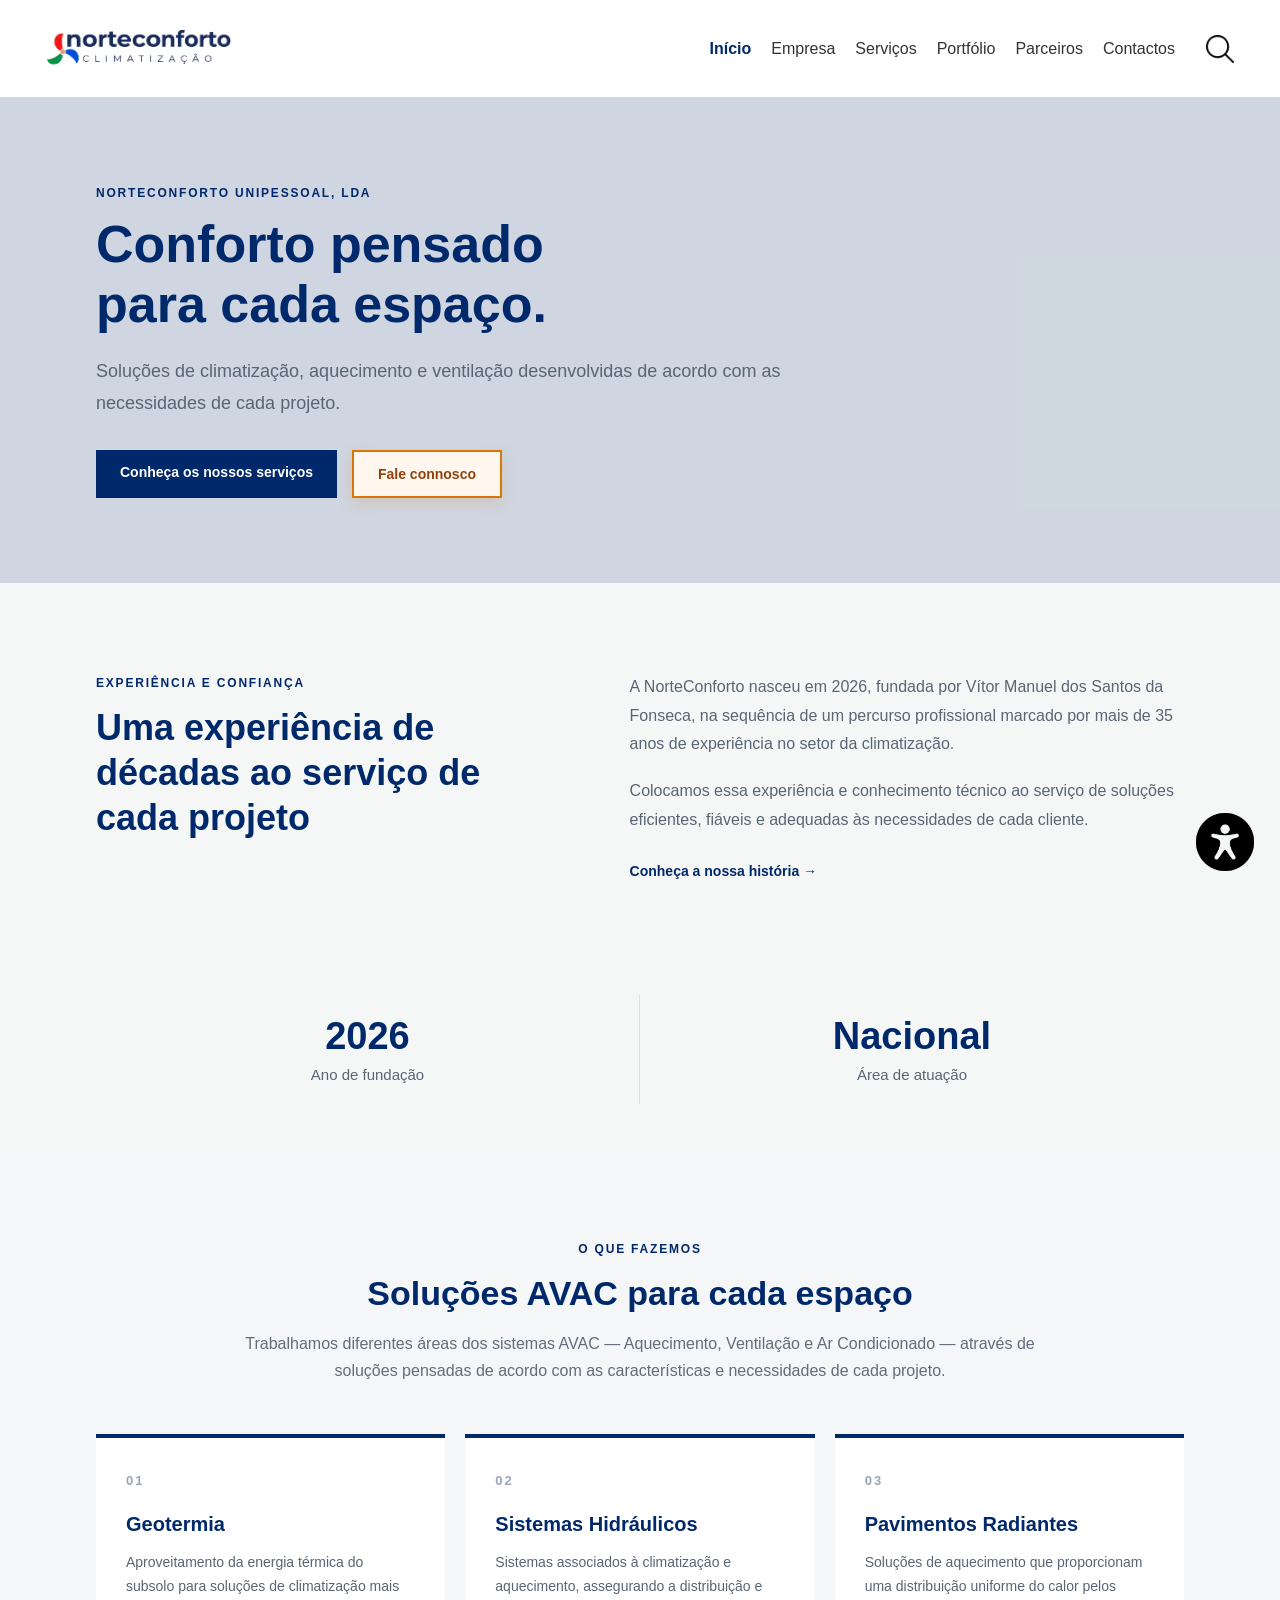
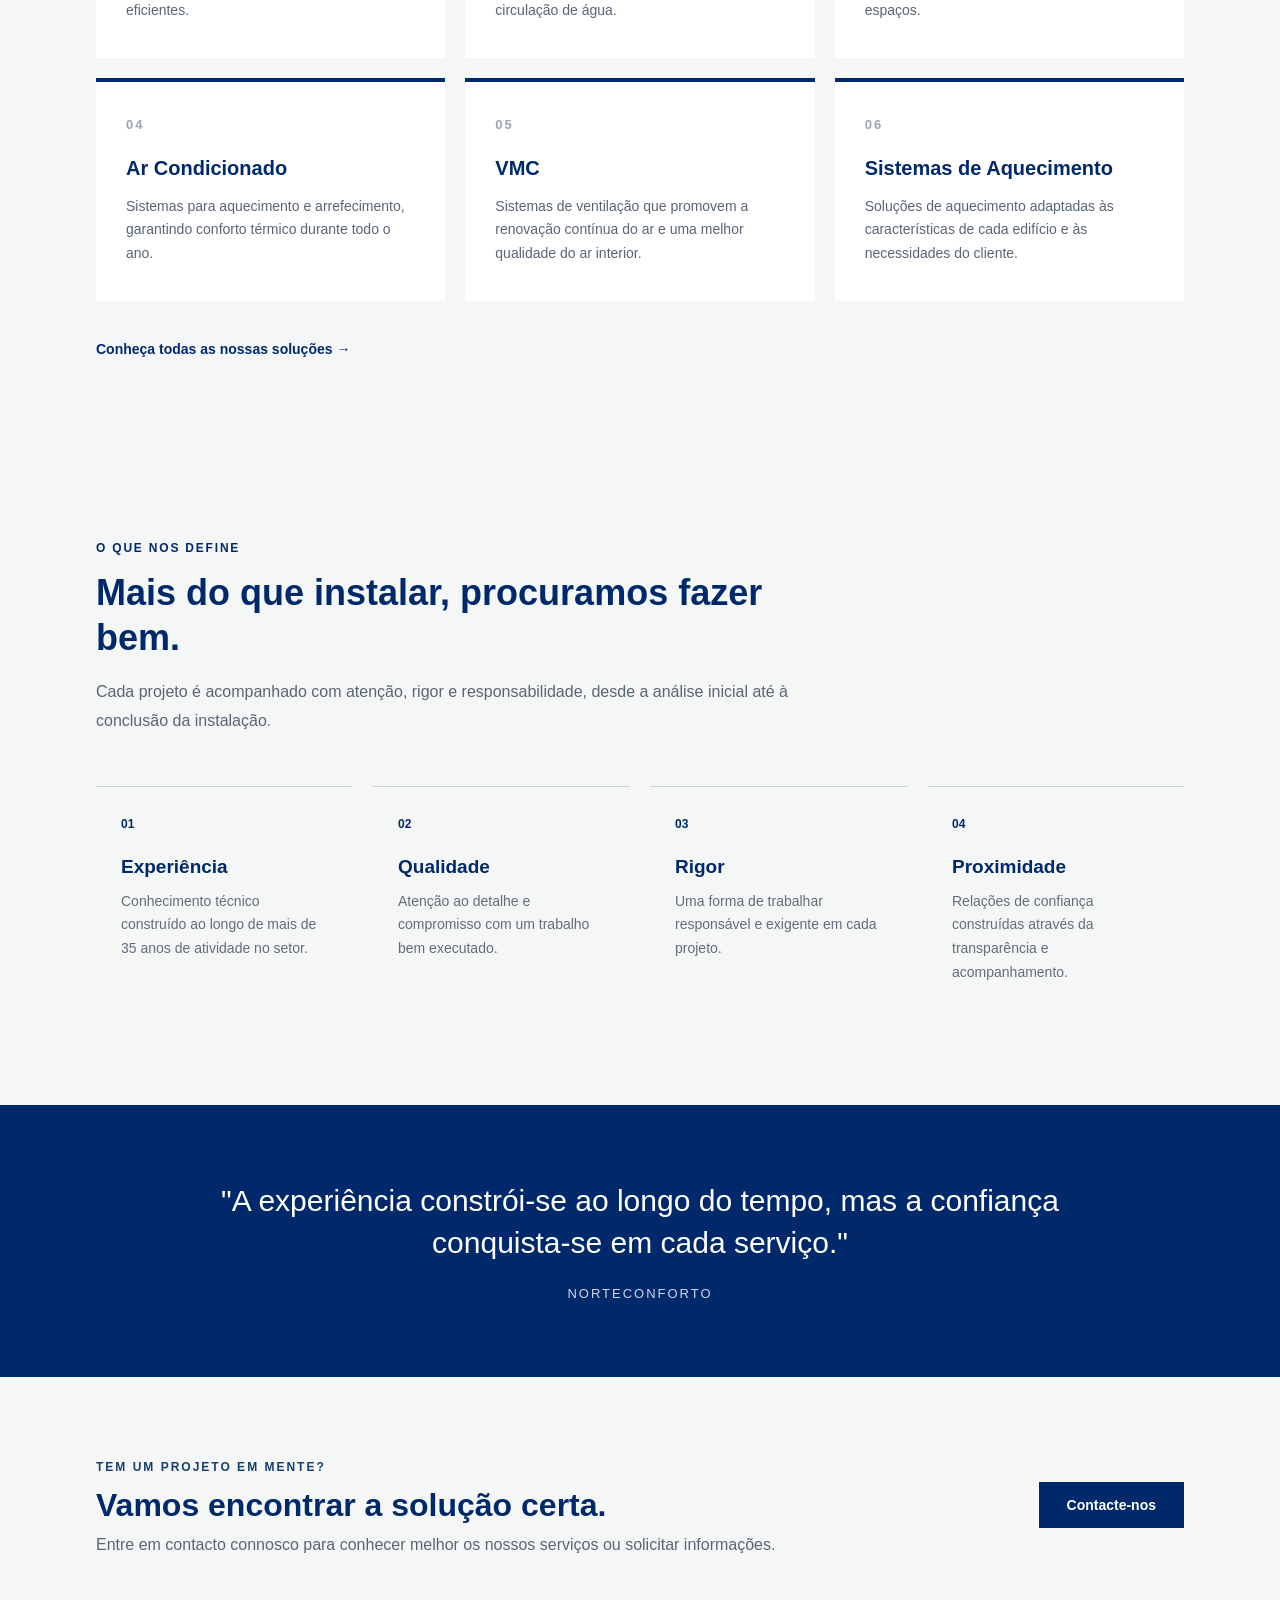
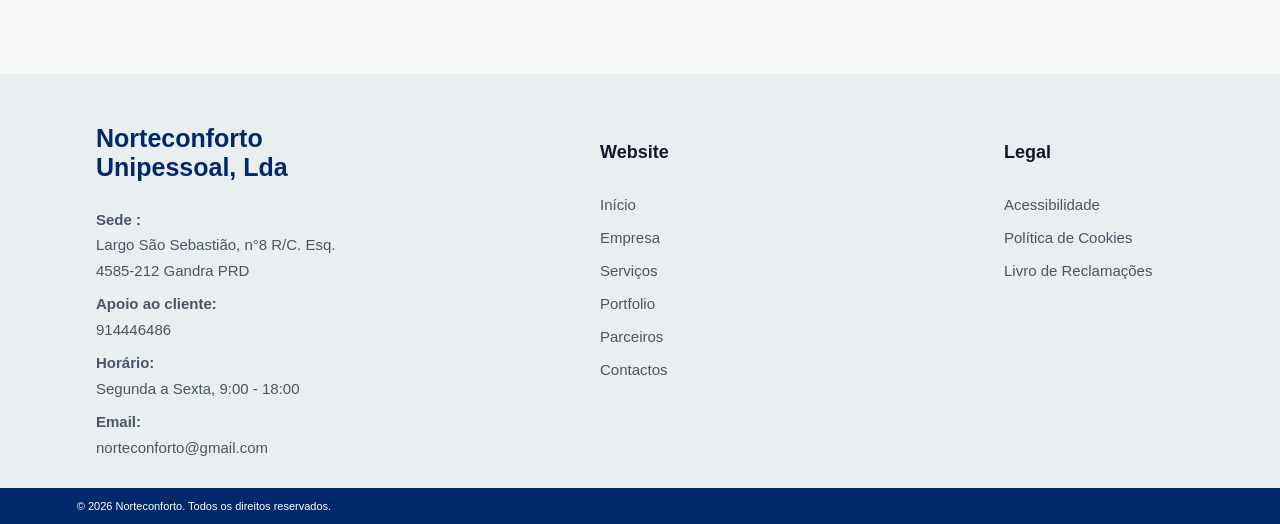
<file: index.html>
<!DOCTYPE html>
<html lang="pt">

<head>
    <meta charset="UTF-8">
    <meta name="viewport" content="width=device-width, initial-scale=1.0">

    <title>Norteconforto | Conforto pensado para cada espaço</title>

    <link rel="stylesheet" href="css/base.css">
    <link rel="stylesheet" href="css/index.css">
    <link rel="stylesheet" href="css/acessibilidade.css">
</head>

<body>

    <!-- HEADER -->
    <header>

        <div class="logo">
            <img
                src="img/logotipo.png"
                width="100"
                alt="Norteconforto"
            >
        </div>

        <nav>
            <a href="index.html" class="ativo">Início</a>
            <a href="html/empresa.html">Empresa</a>
            <a href="html/servicos.html">Serviços</a>
            <a href="html/portfolio.html">Portfólio</a>
            <a href="html/parceiros.html">Parceiros</a>
            <a href="html/contactos.html">Contactos</a>
        </nav>

    </header>


    <main>

        <!-- HERO -->
        <section class="hero-inicio">

            <div class="hero-inicio-texto scroll-reveal">

                <span class="inicio-etiqueta">
                    NORTECONFORTO UNIPESSOAL, LDA
                </span>

                <h1>
                    Conforto pensado<br>
                    para cada espaço.
                </h1>

                <p>
                    Soluções de climatização, aquecimento e ventilação
                    desenvolvidas de acordo com as necessidades de cada
                    projeto.
                </p>

                <div class="hero-botoes">

                    <a
                        href="html/servicos.html"
                        class="botao-principal"
                    >
                        Conheça os nossos serviços
                    </a>

                    <a
                        href="html/contactos.html"
                        class="botao-secundario"
                    >
                        Fale connosco
                    </a>

                </div>

            </div>

        </section>


        <!-- INTRODUÇÃO -->
        <section class="inicio-intro scroll-reveal">

            <div class="inicio-intro-label">

                <span class="inicio-etiqueta">
                    EXPERIÊNCIA E CONFIANÇA
                </span>

                <h2>
                    Uma experiência de décadas
                    ao serviço de cada projeto
                </h2>

            </div>

            <div class="inicio-intro-texto">

                <p>
                    A NorteConforto nasceu em 2026, fundada por Vítor Manuel
                    dos Santos da Fonseca, na sequência de um percurso
                    profissional marcado por mais de 35 anos de experiência
                    no setor da climatização.
                </p>

                <p>
                    Colocamos essa experiência e conhecimento técnico ao
                    serviço de soluções eficientes, fiáveis e adequadas
                    às necessidades de cada cliente.
                </p>

                <a
                    href="html/empresa.html"
                    class="link-seta"
                >
                    Conheça a nossa história →
                </a>

            </div>

        </section>


        <!-- NÚMEROS -->
        <section class="inicio-numeros">

            <div class="numero-inicio scroll-card scroll-delay-1">

                <strong>2026</strong>

                <span>
                    Ano de fundação
                </span>

            </div>


            <div class="numero-inicio scroll-card scroll-delay-2">

                <strong>Nacional</strong>

                <span>
                    Área de atuação
                </span>

            </div>

        </section>


        <!-- SERVIÇOS -->
        <section class="inicio-servicos">

            <div class="section-heading scroll-title">

                <span class="inicio-etiqueta">
                    O QUE FAZEMOS
                </span>

                <h2>
                    Soluções AVAC para cada espaço
                </h2>

                <p>
                    Trabalhamos diferentes áreas dos sistemas AVAC
                    — Aquecimento, Ventilação e Ar Condicionado —
                    através de soluções pensadas de acordo com as
                    características e necessidades de cada projeto.
                </p>

            </div>


            <div class="inicio-servicos-grid">


                <!-- 01 -->
                <article class="inicio-servico-card scroll-card">

                    <span>01</span>

                    <h3>
                        Geotermia
                    </h3>

                    <p>
                        Aproveitamento da energia térmica do subsolo
                        para soluções de climatização mais eficientes.
                    </p>

                </article>


                <!-- 02 -->
                <article class="inicio-servico-card scroll-card scroll-delay-1">

                    <span>02</span>

                    <h3>
                        Sistemas Hidráulicos
                    </h3>

                    <p>
                        Sistemas associados à climatização e aquecimento,
                        assegurando a distribuição e circulação de água.
                    </p>

                </article>


                <!-- 03 -->
                <article class="inicio-servico-card scroll-card scroll-delay-2">

                    <span>03</span>

                    <h3>
                        Pavimentos Radiantes
                    </h3>

                    <p>
                        Soluções de aquecimento que proporcionam uma
                        distribuição uniforme do calor pelos espaços.
                    </p>

                </article>


                <!-- 04 -->
                <article class="inicio-servico-card scroll-card scroll-delay-3">

                    <span>04</span>

                    <h3>
                        Ar Condicionado
                    </h3>

                    <p>
                        Sistemas para aquecimento e arrefecimento,
                        garantindo conforto térmico durante todo o ano.
                    </p>

                </article>


                <!-- 05 -->
                <article class="inicio-servico-card scroll-card scroll-delay-1">

                    <span>05</span>

                    <h3>
                        VMC
                    </h3>

                    <p>
                        Sistemas de ventilação que promovem a renovação
                        contínua do ar e uma melhor qualidade do ar interior.
                    </p>

                </article>


                <!-- 06 -->
                <article class="inicio-servico-card scroll-card scroll-delay-2">

                    <span>06</span>

                    <h3>
                        Sistemas de Aquecimento
                    </h3>

                    <p>
                        Soluções de aquecimento adaptadas às características
                        de cada edifício e às necessidades do cliente.
                    </p>

                </article>

            </div>


            <div class="inicio-servicos-link scroll-reveal">

                <a
                    href="html/servicos.html"
                    class="link-seta"
                >
                    Conheça todas as nossas soluções →
                </a>

            </div>

        </section>


        <!-- DIFERENCIAIS -->
        <section class="inicio-diferenciais">

            <div class="diferenciais-intro scroll-reveal">

                <span class="inicio-etiqueta">
                    O QUE NOS DEFINE
                </span>

                <h2>
                    Mais do que instalar,
                    procuramos fazer bem.
                </h2>

                <p>
                    Cada projeto é acompanhado com atenção, rigor e
                    responsabilidade, desde a análise inicial até à
                    conclusão da instalação.
                </p>

            </div>


            <div class="diferenciais-grid">


                <!-- 01 -->
                <article class="diferencial-card scroll-card">

                    <span>01</span>

                    <h3>
                        Experiência
                    </h3>

                    <p>
                        Conhecimento técnico construído ao longo de mais
                        de 35 anos de atividade no setor.
                    </p>

                </article>


                <!-- 02 -->
                <article class="diferencial-card scroll-card scroll-delay-1">

                    <span>02</span>

                    <h3>
                        Qualidade
                    </h3>

                    <p>
                        Atenção ao detalhe e compromisso com um trabalho
                        bem executado.
                    </p>

                </article>


                <!-- 03 -->
                <article class="diferencial-card scroll-card scroll-delay-2">

                    <span>03</span>

                    <h3>
                        Rigor
                    </h3>

                    <p>
                        Uma forma de trabalhar responsável e exigente
                        em cada projeto.
                    </p>

                </article>


                <!-- 04 -->
                <article class="diferencial-card scroll-card scroll-delay-3">

                    <span>04</span>

                    <h3>
                        Proximidade
                    </h3>

                    <p>
                        Relações de confiança construídas através da
                        transparência e acompanhamento.
                    </p>

                </article>

            </div>

        </section>


        <!-- FRASE DE DESTAQUE -->
        <section class="inicio-frase scroll-reveal">

            <p>
                "A experiência constrói-se ao longo do tempo,
                mas a confiança conquista-se em cada serviço."
            </p>

            <span>
                NORTECONFORTO
            </span>

        </section>


        <!-- CTA -->
        <section class="inicio-cta scroll-reveal">

            <div>

                <span>
                    TEM UM PROJETO EM MENTE?
                </span>

                <h2>
                    Vamos encontrar a solução certa.
                </h2>

                <p>
                    Entre em contacto connosco para conhecer melhor
                    os nossos serviços ou solicitar informações.
                </p>

            </div>

            <a href="html/contactos.html">
                Contacte-nos
            </a>

        </section>

    </main>


    <!-- FOOTER -->
<footer class="footer">
        <div class="footer-top">
            <div class="footer-info">
                <h2>Norteconforto Unipessoal, Lda </h2>
                <p>
                    <strong>Sede :</strong><br />Largo São Sebastião, n°8 R/C. Esq. 4585-212 Gandra PRD
                </p>
                <p><strong>Apoio ao cliente:</strong><br />914446486</p>
                <p><strong>Horário:</strong><br />Segunda a Sexta, 9:00 - 18:00</p>
                <p><strong>Email:</strong><br />norteconforto@gmail.com</p>
            </div>

            <div class="footer-links">
                <h3>Website</h3>
                <a href="../index.html">Início</a>
                <a href="../html/empresa.html">Empresa</a>
                <a href="../html/servicos.html">Serviços</a>
                <a href="../html/portfolio.html">Portfolio</a>
                <a href="../html/parceiros.html">Parceiros</a>
                <a href="../html/contactos.html">Contactos</a>
            </div>

            <div class="footer-links">
                <h3>Legal</h3>
                <a href="../html/acessibilidade.html">Acessibilidade</a>
                <a href="../html/politica_cookies.html">Política de Cookies</a>
                <a href="https://www.livroreclamacoes.pt">Livro de Reclamações</a>
            </div>
        </div>

        <div class="footer-bottom">
            <p>© 2026 Norteconforto. Todos os direitos reservados.</p>
        </div>
    </footer>

    <script src="js/acessibilidade.js"></script>


    <!-- ANIMAÇÕES -->
    <script>

        document.addEventListener("DOMContentLoaded", function () {

            const elementos = document.querySelectorAll(
                ".scroll-reveal, .scroll-title, .scroll-card"
            );

            const observer = new IntersectionObserver(
                function (entries, observer) {

                    entries.forEach(function (entry) {

                        if (entry.isIntersecting) {

                            entry.target.classList.add("active");

                            observer.unobserve(entry.target);

                        }

                    });

                },
                {
                    threshold: 0.15,
                    rootMargin: "0px 0px -50px 0px"
                }
            );


            elementos.forEach(function (elemento) {
                observer.observe(elemento);
            });

        });

    </script>

</body>

</html>
</file>
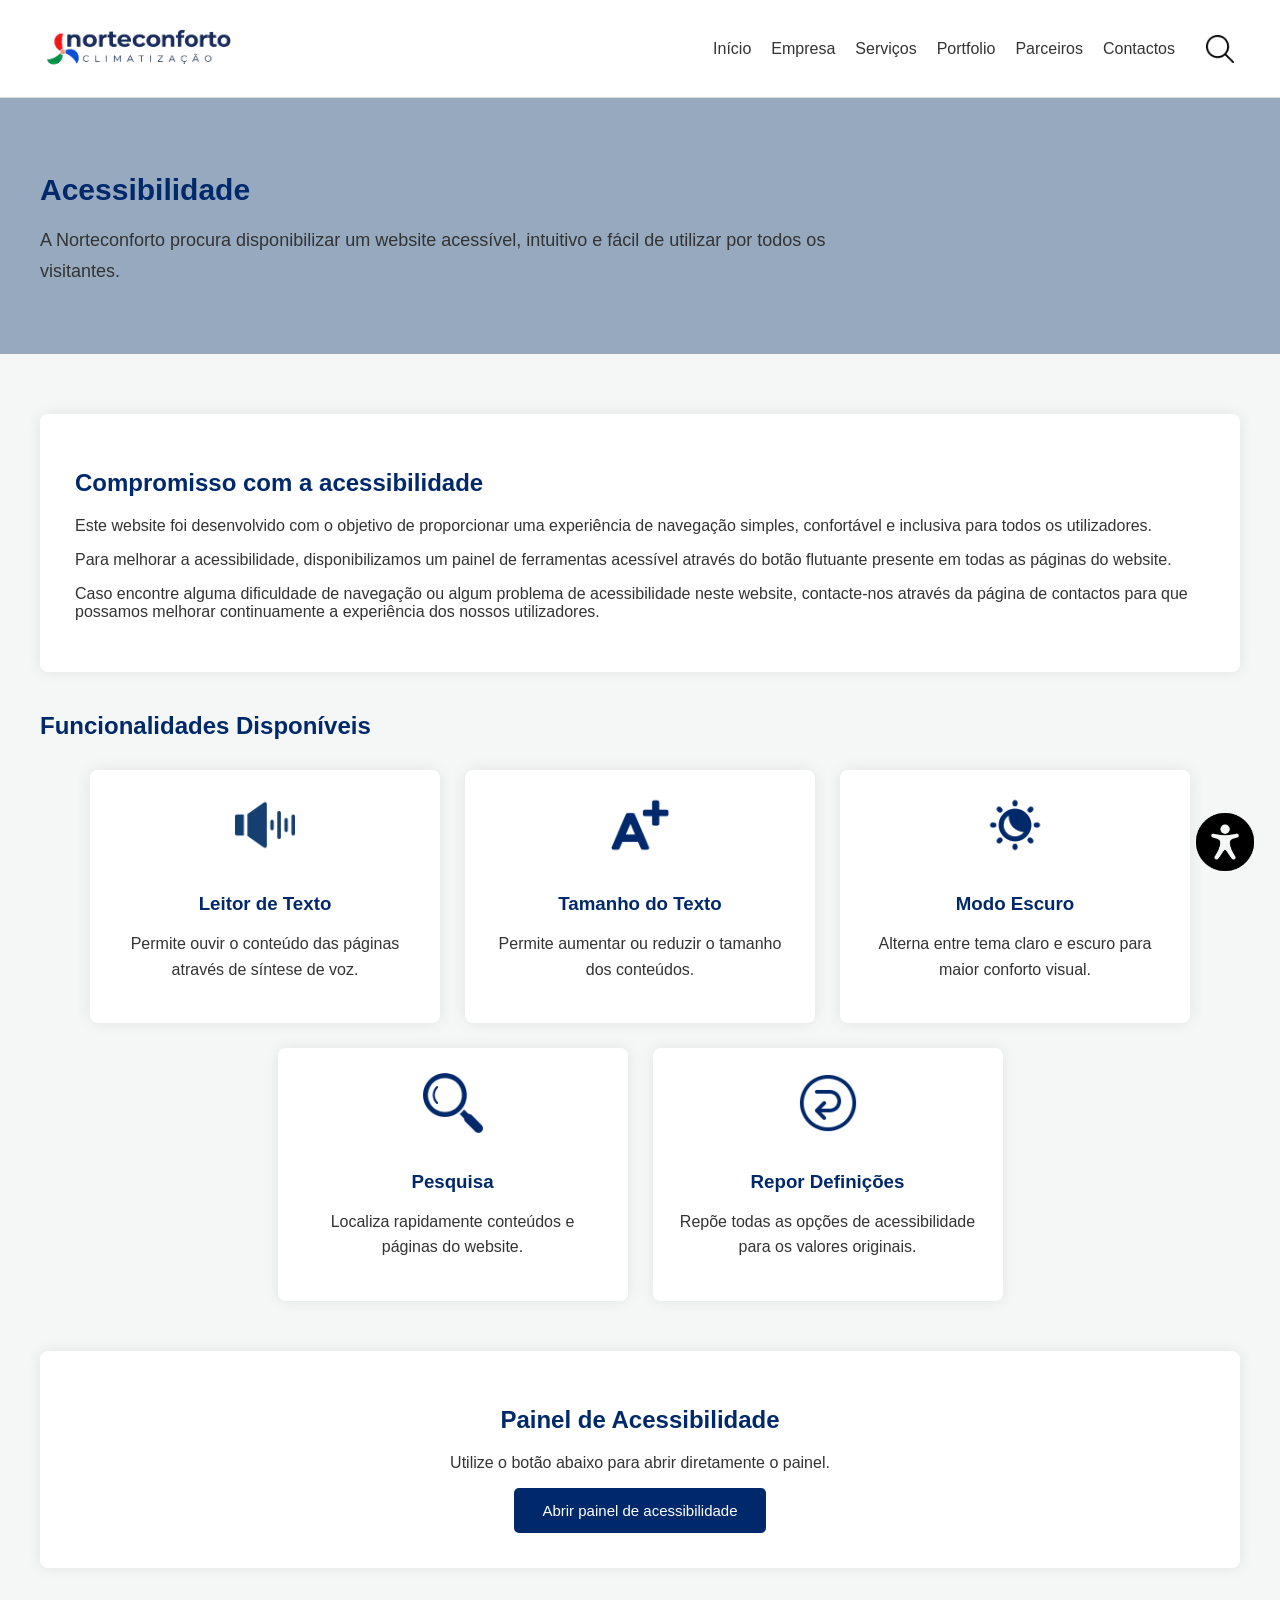
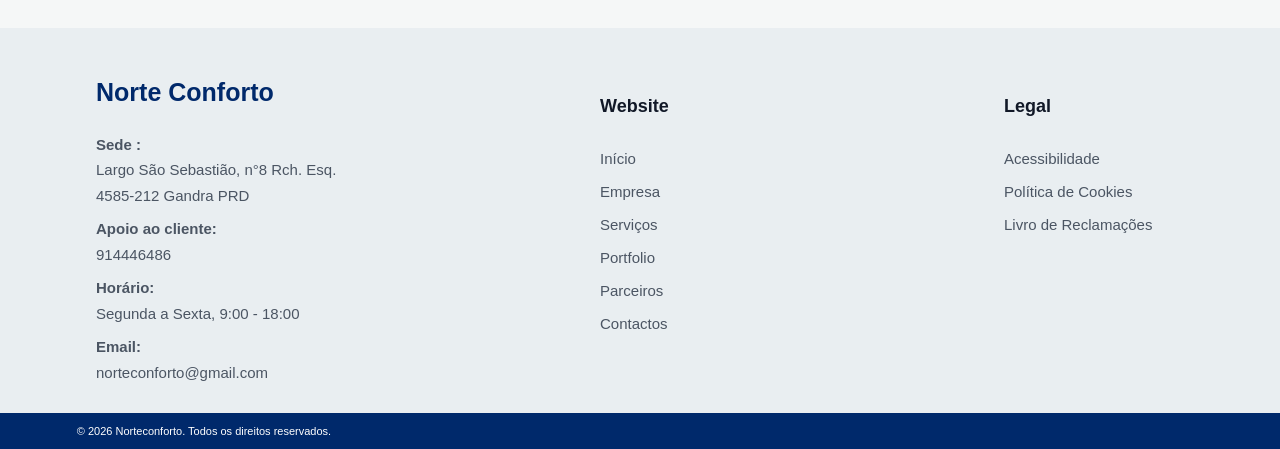
<file: html/acessibilidade.html>
<!doctype html>

<html lang="pt">

<head>
    <meta charset="UTF-8">
    <meta name="viewport" content="width=device-width, initial-scale=1.0">
    <title>Acessibilidade</title>


<link rel="stylesheet" href="../css/base.css">
<link rel="stylesheet" href="../css/acessibilidade-pagina.css">
<link rel="stylesheet" href="../css/acessibilidade.css">


</head>

<body>


<!-- HEADER -->
<header>
    <div class="logo">
        <img src="../img/logotipo.png" alt="Norteconforto">
    </div>

    <nav>
        <a href="../index.html">Início</a>
        <a href="../html/empresa.html">Empresa</a>
        <a href="../html/servicos.html">Serviços</a>
        <a href="../html/portfolio.html">Portfolio</a>
        <a href="../html/parceiros.html">Parceiros</a>
        <a href="../html/contactos.html">Contactos</a>
    </nav>
</header>

<!-- HERO -->
<section class="hero-acessibilidade">
    <div class="hero-text-acessibilidade">
        <h1>Acessibilidade</h1>

        <p>
            A Norteconforto procura disponibilizar um website acessível,
            intuitivo e fácil de utilizar por todos os visitantes.
        </p>
    </div>
</section>

<!-- CONTEÚDO -->
<section class="acessibilidade-container">

    <div class="intro-card">

        <h2>Compromisso com a acessibilidade</h2>

        <p>
            Este website foi desenvolvido com o objetivo de proporcionar uma
            experiência de navegação simples, confortável e inclusiva para todos
            os utilizadores.
        </p>

        <p>
            Para melhorar a acessibilidade, disponibilizamos um painel de
            ferramentas acessível através do botão flutuante presente em todas
            as páginas do website.
        </p>

        <p>
            Caso encontre alguma dificuldade de navegação ou algum problema de
            acessibilidade neste website, contacte-nos através da página de
            contactos para que possamos melhorar continuamente a experiência dos
            nossos utilizadores.
        </p>

    </div>

    <h2 class="titulo-funcionalidades">
        Funcionalidades Disponíveis
    </h2>

    <div class="cards">

        <div class="card">
            <img src="../img/audio.png" alt="Leitor de Texto">

            <h3>Leitor de Texto</h3>

            <p>
                Permite ouvir o conteúdo das páginas através de síntese de voz.
            </p>
        </div>

        <div class="card">
            <img src="../img/aumentar.png" alt="Tamanho do Texto">

            <h3>Tamanho do Texto</h3>

            <p>
                Permite aumentar ou reduzir o tamanho dos conteúdos.
            </p>
        </div>

        <div class="card">
            <img src="../img/modo_escuro.png" alt="Modo Escuro">

            <h3>Modo Escuro</h3>

            <p>
                Alterna entre tema claro e escuro para maior conforto visual.
            </p>
        </div>

        <div class="card">
            <img src="../img/lupa.png" alt="Pesquisa">

            <h3>Pesquisa</h3>

            <p>
                Localiza rapidamente conteúdos e páginas do website.
            </p>
        </div>

        <div class="card">
            <img src="../img/repor.png" alt="Repor Definições">

            <h3>Repor Definições</h3>

            <p>
                Repõe todas as opções de acessibilidade para os valores originais.
            </p>
        </div>



    </div>

    <div class="abrir-painel">

        <h2>Painel de Acessibilidade</h2>

        <p>
            Utilize o botão abaixo para abrir diretamente o painel.
        </p>

        <button onclick="document.getElementById('acBtn').click()">
            Abrir painel de acessibilidade
        </button>

    </div>

</section>


    <!-- FOOTER  -->
    <footer class="footer">
        <div class="footer-top">
            <div class="footer-info">
                <h2>Norte Conforto</h2>
                <p>
                    <strong>Sede : </strong><br />Largo São Sebastião, n°8 Rch. Esq.  4585-212 Gandra PRD
                </p>
                <p><strong>Apoio ao cliente:</strong><br />914446486</p>
                <p><strong>Horário:</strong><br />Segunda a Sexta, 9:00 - 18:00</p>
                <p><strong>Email:</strong><br />norteconforto@gmail.com</p>
            </div>

            <div class="footer-links">
                <h3>Website</h3>
                <a href="../index.html">Início</a>
                <a href="../html/empresa.html">Empresa</a>
                <a href="../html/servicos.html">Serviços</a>
                <a href="../html/portfolio.html">Portfolio</a>
                <a href="../html/parceiros.html">Parceiros</a>
                <a href="../html/contactos.html">Contactos</a>
            </div>

            <div class="footer-links">
                <h3>Legal</h3>
                <a href="../html/acessibilidade.html">Acessibilidade</a>
                <a href="../html/politica_cookies.html">Política de Cookies</a>
                <a href="https://www.livroreclamacoes.pt">Livro de Reclamações</a>


                </a>
            </div>


        </div>

        <div class="footer-bottom">
            <p>
                © 2026 Norteconforto. Todos os direitos reservados.
            </p>

        </div>
    </footer>



<script src="../js/acessibilidade.js"></script>


</body>

</html>
</file>
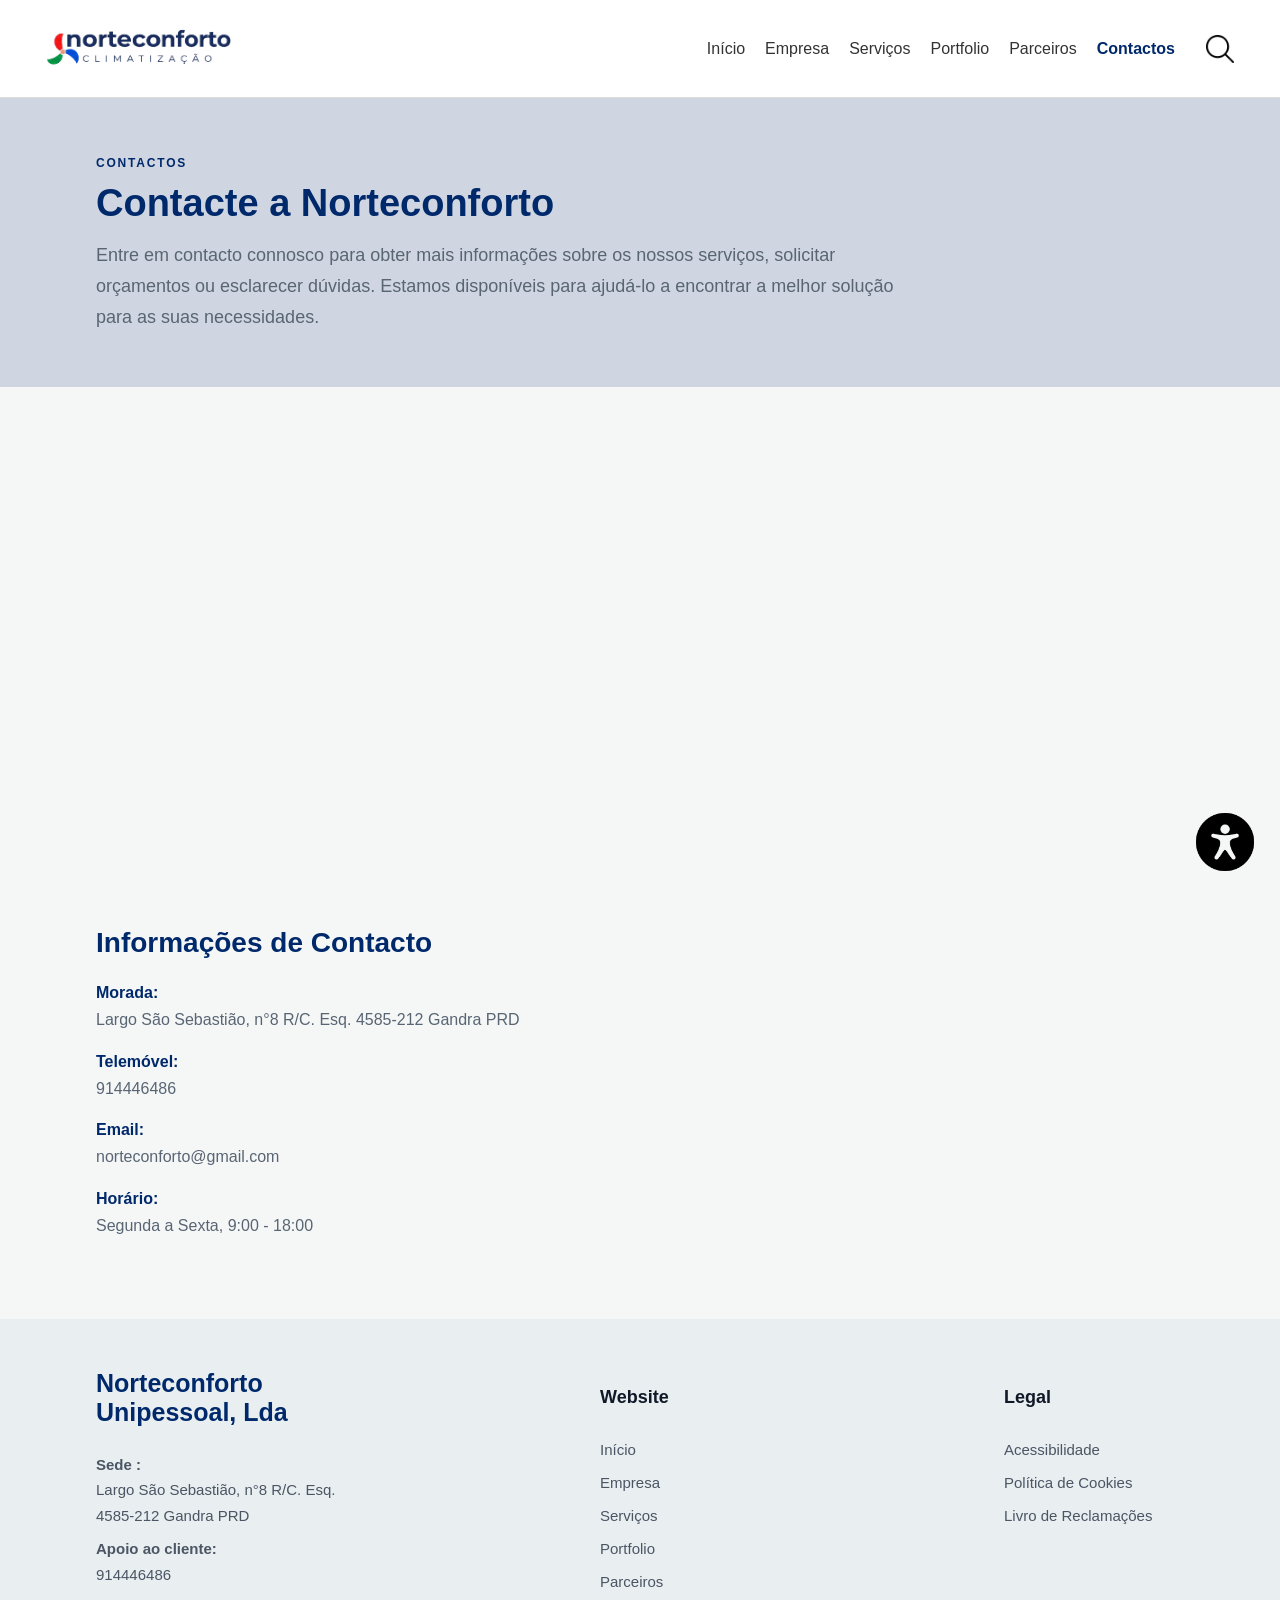
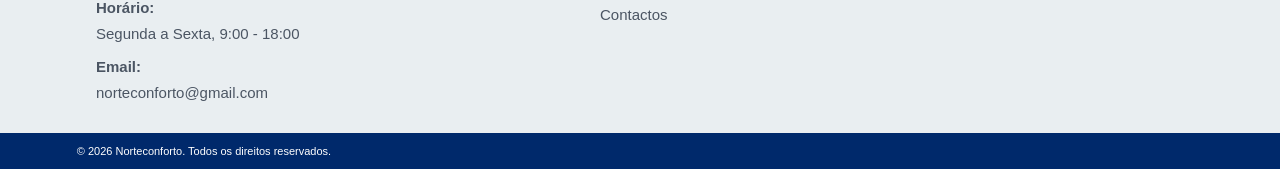
<file: html/contactos.html>
<!doctype html>
<html lang="pt">

<head>
    <meta charset="UTF-8" />
    <meta name="viewport" content="width=device-width, initial-scale=1.0" />
    <title>Contactos </title>
    <link rel="stylesheet" href="../css/base.css" />
    <link rel="stylesheet" href="../css/contactos.css" />
    <link rel="stylesheet" href="../css/acessibilidade.css" />
</head>

<body>
    <!-- HEADER -->
    <header>
        <div class="logo">
            <img src="../img/logotipo.png" width="100" alt="Norteconforto" />
        </div>

        <nav>
            <a href="../index.html">Início</a>
            <a href="../html/empresa.html">Empresa</a>
            <a href="../html/servicos.html">Serviços</a>
            <a href="../html/portfolio.html">Portfolio</a>
            <a href="../html/parceiros.html">Parceiros</a>
            <a href="../html/contactos.html" class="ativo">Contactos</a>
        </nav>
    </header>

    <!-- HERO CONTACTOS -->
    <section class="hero-contactos">
        <div class="hero-text-contactos">
            <span class="hero-contactos-etiqueta">CONTACTOS</span>
            <h1>Contacte a Norteconforto</h1>
            <p>Entre em contacto connosco para obter mais informações sobre os nossos serviços, solicitar orçamentos ou esclarecer dúvidas. Estamos disponíveis para ajudá-lo a encontrar a melhor solução para as suas necessidades.</p>
        </div>
    </section>

    <!-- SECÇÃO CONTACTOS -->
    <section class="contactos-container">

        <!-- ESQUERDA -->
        <div class="contactos-info">

            <div class="mapa">
                <iframe
                    src="https://www.google.com/maps/embed?pb=!1m18!1m12!1m3!1d3002.724368590738!2d-8.445132125033455!3d41.18417867132636!2m3!1f0!2f0!3f0!3m2!1i1024!2i768!4f13.1!3m3!1m2!1s0xd2489a7a8290e6d%3A0x1612884b8870233f!2sLargo%20S%C3%A3o%20Sebasti%C3%A3o%208%2C%204585-212%20Gandra!5e0!3m2!1spt-PT!2spt!4v1787339679493!5m2!1spt-PT!2spt" 
                    width="100%" 
                    height="450" 
                    style="border:0;" 
                    allowfullscreen="" 
                    loading="lazy" 
                    referrerpolicy="strict-origin-when-cross-origin">
                </iframe>
            </div>

            <div class="dados-contacto">
                <h2>Informações de Contacto</h2>

                <div class="info-item">
                    <strong>Morada:</strong> 
                    <p>Largo São Sebastião, n°8 R/C. Esq. 4585-212 Gandra PRD</p>
                </div>

                <div class="info-item">
                    <strong>Telemóvel:</strong>
                    <p>914446486</p>
                </div>

                <div class="info-item">
                    <strong>Email:</strong>
                    <p>norteconforto@gmail.com</p>
                </div>

                <div class="info-item">
                    <strong>Horário:</strong>
                    <p>Segunda a Sexta, 9:00 - 18:00</p>
                </div>
            </div>

        </div>

    </section>

    <!-- FOOTER -->
    <footer class="footer">
        <div class="footer-top">
            <div class="footer-info">
                <h2>Norteconforto Unipessoal, Lda </h2>
                <p>
                    <strong>Sede :</strong><br />Largo São Sebastião, n°8 R/C. Esq. 4585-212 Gandra PRD
                </p>
                <p><strong>Apoio ao cliente:</strong><br />914446486</p>
                <p><strong>Horário:</strong><br />Segunda a Sexta, 9:00 - 18:00</p>
                <p><strong>Email:</strong><br />norteconforto@gmail.com</p>
            </div>

            <div class="footer-links">
                <h3>Website</h3>
                <a href="../index.html">Início</a>
                <a href="../html/empresa.html">Empresa</a>
                <a href="../html/servicos.html">Serviços</a>
                <a href="../html/portfolio.html">Portfolio</a>
                <a href="../html/parceiros.html">Parceiros</a>
                <a href="../html/contactos.html">Contactos</a>
            </div>

            <div class="footer-links">
                <h3>Legal</h3>
                <a href="../html/acessibilidade.html">Acessibilidade</a>
                <a href="../html/politica_cookies.html">Política de Cookies</a>
                <a href="https://www.livroreclamacoes.pt">Livro de Reclamações</a>
            </div>
        </div>

        <div class="footer-bottom">
            <p>© 2026 Norteconforto. Todos os direitos reservados.</p>
        </div>
    </footer>

    <script src="../js/contactos.js"></script>
    <script src="../js/acessibilidade.js"></script>

</body>

</html>
</file>
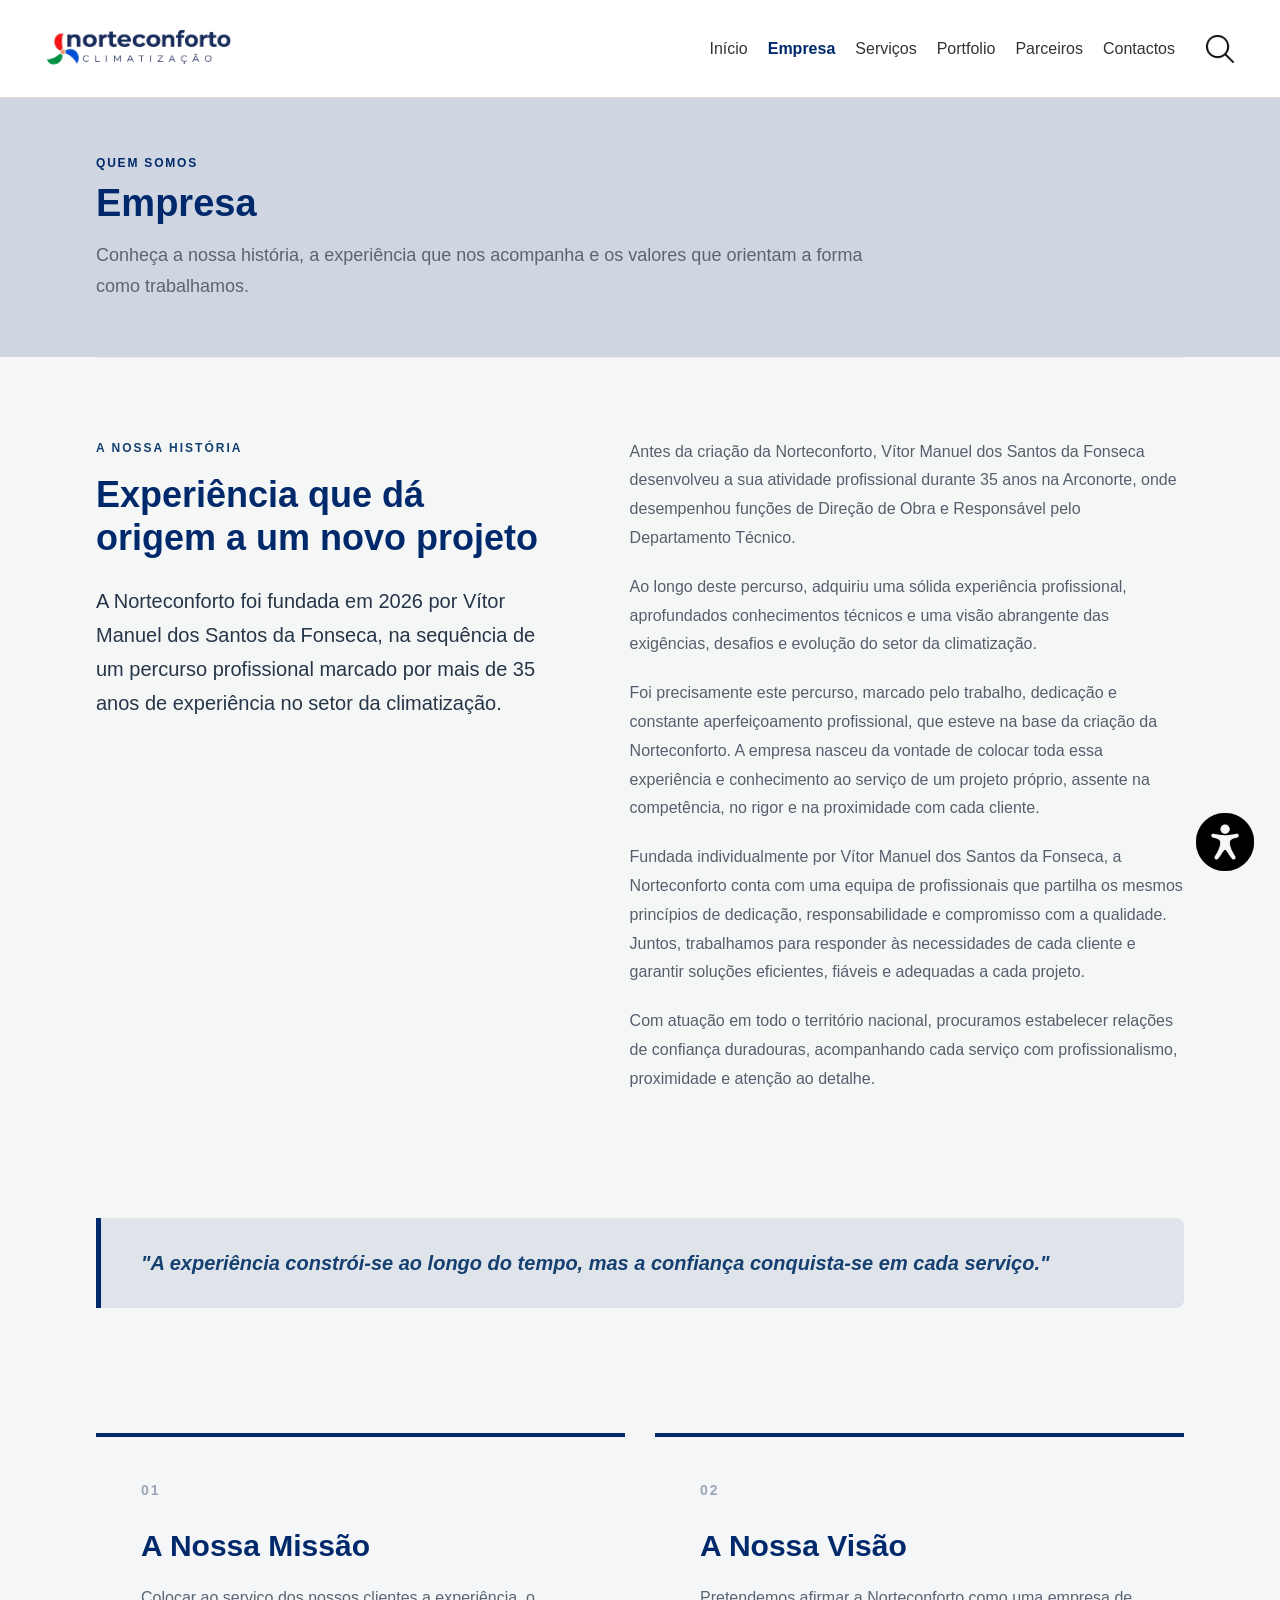
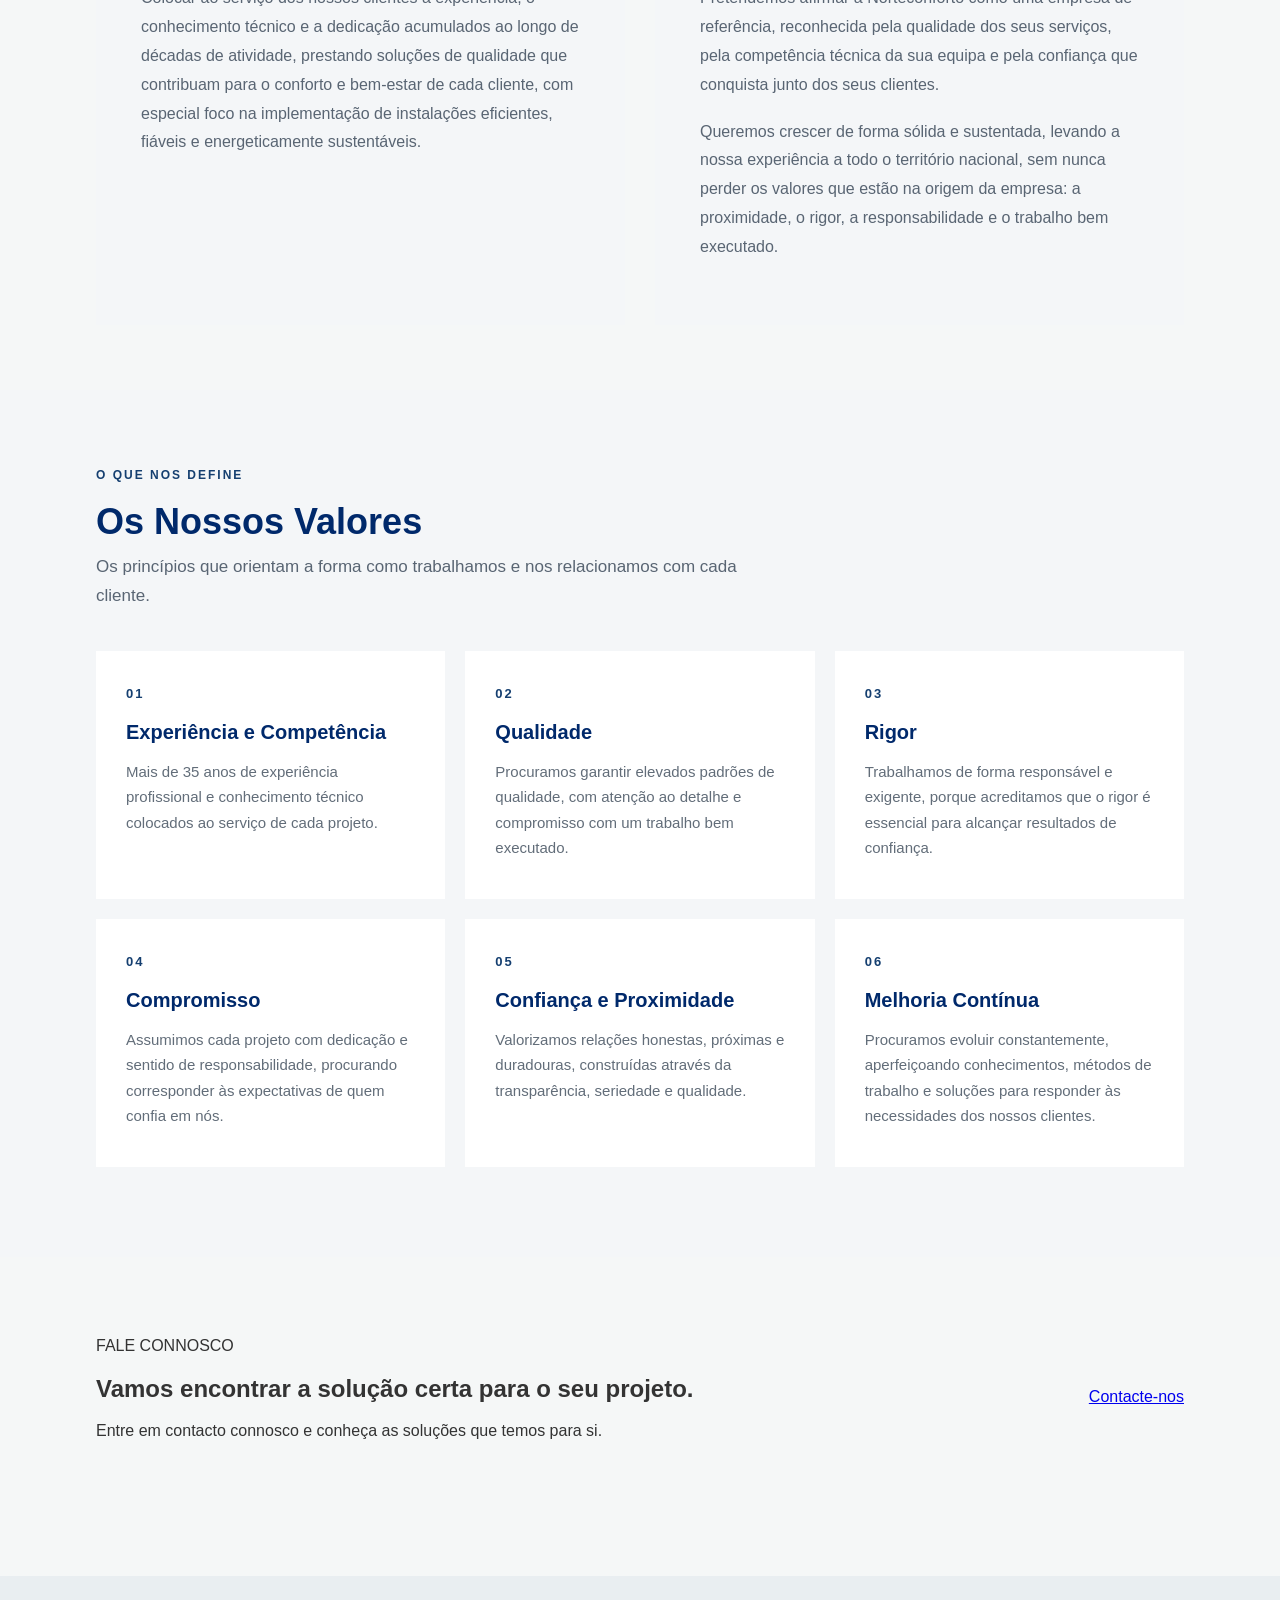
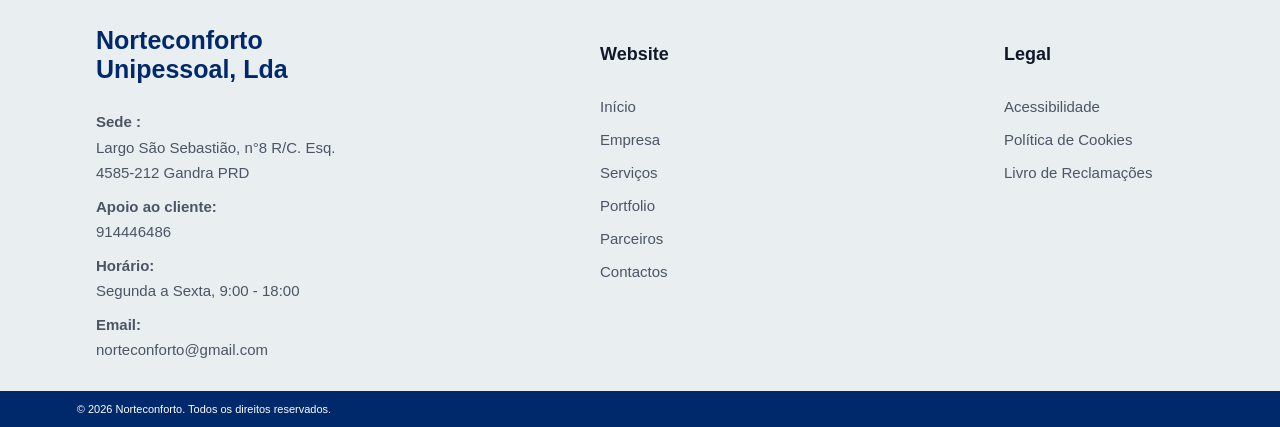
<file: html/empresa.html>
<!doctype html>

<html lang="pt">
  <head>
    <meta charset="UTF-8" />

    <meta name="viewport" content="width=device-width, initial-scale=1.0" />

    <title>Empresa</title>

    <link rel="stylesheet" href="/css/base.css" />

    <link rel="stylesheet" href="/css/empresa.css" />

    <link rel="stylesheet" href="../css/acessibilidade.css" />
  </head>

  <body>
    <!--  HEADER -->

    <header>
      <div class="logo">
        <img src="../img/logotipo.png" width="100" alt="NorteConforto" />
      </div>

      <nav>
        <a href="../index.html"> Início </a>

        <a href="../html/empresa.html" class="ativo"> Empresa </a>

        <a href="../html/servicos.html"> Serviços </a>

        <a href="../html/portfolio.html"> Portfolio </a>

        <a href="../html/parceiros.html"> Parceiros </a>

        <a href="../html/contactos.html"> Contactos </a>
      </nav>
    </header>

    <main>
      <!-- HERO -->

      <section class="hero-empresa">
        <div class="hero-text-empresa">
          <span class="hero-empresa-etiqueta"> QUEM SOMOS </span>

          <h1>Empresa</h1>

          <p>
            Conheça a nossa história, a experiência que nos acompanha e os
            valores que orientam a forma como trabalhamos.
          </p>
        </div>
      </section>

      <!-- HISTÓRIA -->

      <section class="empresa-historia">
        <!-- INTRODUÇÃO DA HISTÓRIA -->

        <div class="empresa-historia-intro scroll-reveal">
          <span class="empresa-etiqueta scroll-title"> A NOSSA HISTÓRIA </span>

          <h2 class="scroll-title scroll-delay-1">
            Experiência que dá origem a um novo projeto
          </h2>

          <p class="texto-destaque scroll-reveal scroll-delay-2">
            A Norteconforto foi fundada em 2026 por Vítor Manuel dos Santos da
            Fonseca, na sequência de um percurso profissional marcado por mais
            de 35 anos de experiência no setor da climatização.
          </p>
        </div>

        <!-- TEXTO DA HISTÓRIA -->

        <div class="empresa-texto scroll-reveal scroll-delay-2">
          <p>
            Antes da criação da Norteconforto, Vítor Manuel dos Santos da
            Fonseca desenvolveu a sua atividade profissional durante 35 anos na
            Arconorte, onde desempenhou funções de Direção de Obra e Responsável
            pelo Departamento Técnico.
          </p>

          <p>
            Ao longo deste percurso, adquiriu uma sólida experiência
            profissional, aprofundados conhecimentos técnicos e uma visão
            abrangente das exigências, desafios e evolução do setor da
            climatização.
          </p>

          <p>
            Foi precisamente este percurso, marcado pelo trabalho, dedicação e
            constante aperfeiçoamento profissional, que esteve na base da
            criação da Norteconforto. A empresa nasceu da vontade de colocar
            toda essa experiência e conhecimento ao serviço de um projeto
            próprio, assente na competência, no rigor e na proximidade com cada
            cliente.
          </p>

          <p>
            Fundada individualmente por Vítor Manuel dos Santos da Fonseca, a
            Norteconforto conta com uma equipa de profissionais que partilha os
            mesmos princípios de dedicação, responsabilidade e compromisso com a
            qualidade. Juntos, trabalhamos para responder às necessidades de
            cada cliente e garantir soluções eficientes, fiáveis e adequadas a
            cada projeto.
          </p>

          <p>
            Com atuação em todo o território nacional, procuramos estabelecer
            relações de confiança duradouras, acompanhando cada serviço com
            profissionalismo, proximidade e atenção ao detalhe.
          </p>
        </div>

        <!-- CITAÇÃO -->

        <blockquote class="citacao scroll-reveal scroll-delay-3">
          "A experiência constrói-se ao longo do tempo, mas a confiança
          conquista-se em cada serviço."
        </blockquote>
      </section>

      <!-- MISSÃO E VISÃO -->

      <section class="missao-visao">
        <!-- MISSÃO -->

        <div class="missao-visao-card scroll-card">
          <span class="card-numero"> 01 </span>

          <h2 class="scroll-title">A Nossa Missão</h2>

          <p>
            Colocar ao serviço dos nossos clientes a experiência, o conhecimento
            técnico e a dedicação acumulados ao longo de décadas de atividade,
            prestando soluções de qualidade que contribuam para o conforto e
            bem-estar de cada cliente, com especial foco na implementação de
            instalações eficientes, fiáveis e energeticamente sustentáveis.
          </p>
        </div>

        <!-- VISÃO -->

        <div class="missao-visao-card scroll-card scroll-delay-2">
          <span class="card-numero"> 02 </span>

          <h2 class="scroll-title">A Nossa Visão</h2>

          <p>
            Pretendemos afirmar a Norteconforto como uma empresa de referência,
            reconhecida pela qualidade dos seus serviços, pela competência
            técnica da sua equipa e pela confiança que conquista junto dos seus
            clientes.
          </p>

          <p>
            Queremos crescer de forma sólida e sustentada, levando a nossa
            experiência a todo o território nacional, sem nunca perder os
            valores que estão na origem da empresa: a proximidade, o rigor, a
            responsabilidade e o trabalho bem executado.
          </p>
        </div>
      </section>

      <!-- VALORES -->

      <section class="empresa-valores">
        <div class="valores-intro">
          <span class="empresa-etiqueta scroll-title"> O QUE NOS DEFINE </span>

          <h2 class="scroll-title scroll-delay-1">Os Nossos Valores</h2>

          <p class="scroll-reveal scroll-delay-2">
            Os princípios que orientam a forma como trabalhamos e nos
            relacionamos com cada cliente.
          </p>
        </div>

        <div class="valores-grid">
          <!-- VALOR 01 -->

          <article class="valor-card scroll-card">
            <span> 01 </span>

            <h3>Experiência e Competência</h3>

            <p>
              Mais de 35 anos de experiência profissional e conhecimento técnico
              colocados ao serviço de cada projeto.
            </p>
          </article>

          <!-- VALOR 02 -->

          <article class="valor-card scroll-card scroll-delay-1">
            <span> 02 </span>

            <h3>Qualidade</h3>

            <p>
              Procuramos garantir elevados padrões de qualidade, com atenção ao
              detalhe e compromisso com um trabalho bem executado.
            </p>
          </article>

          <!-- VALOR 03 -->

          <article class="valor-card scroll-card scroll-delay-2">
            <span> 03 </span>

            <h3>Rigor</h3>

            <p>
              Trabalhamos de forma responsável e exigente, porque acreditamos
              que o rigor é essencial para alcançar resultados de confiança.
            </p>
          </article>

          <!-- VALOR 04 -->

          <article class="valor-card scroll-card scroll-delay-1">
            <span> 04 </span>

            <h3>Compromisso</h3>

            <p>
              Assumimos cada projeto com dedicação e sentido de
              responsabilidade, procurando corresponder às expectativas de quem
              confia em nós.
            </p>
          </article>

          <!-- VALOR 05 -->

          <article class="valor-card scroll-card scroll-delay-2">
            <span> 05 </span>

            <h3>Confiança e Proximidade</h3>

            <p>
              Valorizamos relações honestas, próximas e duradouras, construídas
              através da transparência, seriedade e qualidade.
            </p>
          </article>

          <!-- VALOR 06 -->

          <article class="valor-card scroll-card scroll-delay-3">
            <span> 06 </span>

            <h3>Melhoria Contínua</h3>

            <p>
              Procuramos evoluir constantemente, aperfeiçoando conhecimentos,
              métodos de trabalho e soluções para responder às necessidades dos
              nossos clientes.
            </p>
          </article>
        </div>
      </section>

      <!--  CTA -->

      <section class="empresa-cta">
        <div class="empresa-cta-text">
          <span> FALE CONNOSCO </span>

          <h2>Vamos encontrar a solução certa para o seu projeto.</h2>

          <p>
            Entre em contacto connosco e conheça as soluções que temos para si.
          </p>
        </div>

        <a href="../html/contactos.html"> Contacte-nos </a>
      </section>
    </main>

    <!--  FOOTER -->

<footer class="footer">
        <div class="footer-top">
            <div class="footer-info">
                <h2>Norteconforto Unipessoal, Lda </h2>
                <p>
                    <strong>Sede :</strong><br />Largo São Sebastião, n°8 R/C. Esq. 4585-212 Gandra PRD
                </p>
                <p><strong>Apoio ao cliente:</strong><br />914446486</p>
                <p><strong>Horário:</strong><br />Segunda a Sexta, 9:00 - 18:00</p>
                <p><strong>Email:</strong><br />norteconforto@gmail.com</p>
            </div>

            <div class="footer-links">
                <h3>Website</h3>
                <a href="../index.html">Início</a>
                <a href="../html/empresa.html">Empresa</a>
                <a href="../html/servicos.html">Serviços</a>
                <a href="../html/portfolio.html">Portfolio</a>
                <a href="../html/parceiros.html">Parceiros</a>
                <a href="../html/contactos.html">Contactos</a>
            </div>

            <div class="footer-links">
                <h3>Legal</h3>
                <a href="../html/acessibilidade.html">Acessibilidade</a>
                <a href="../html/politica_cookies.html">Política de Cookies</a>
                <a href="https://www.livroreclamacoes.pt">Livro de Reclamações</a>
            </div>
        </div>

        <div class="footer-bottom">
            <p>© 2026 Norteconforto. Todos os direitos reservados.</p>
        </div>
    </footer>

    <script src="../js/acessibilidade.js"></script>

    <!-- ANIMAÇÕES DE SCROLL -->
    <script>
      document.addEventListener("DOMContentLoaded", () => {
        const elementsToAnimate = document.querySelectorAll(
          ".scroll-reveal, .scroll-title, .scroll-card",
        );

        const observerOptions = {
          root: null,
          rootMargin: "0px 0px -50px 0px", // Ativa um pouco antes de entrar totalmente na tela
          threshold: 0.05, // Ativa com apenas 5% do elemento visível
        };

        const observer = new IntersectionObserver((entries, observer) => {
          entries.forEach((entry) => {
            if (entry.isIntersecting) {
              entry.target.classList.add("active");
              observer.unobserve(entry.target); // Pára de observar após animar
            }
          });
        }, observerOptions);

        elementsToAnimate.forEach((el) => observer.observe(el));
      });
    </script>
  </body>
</html>
</file>
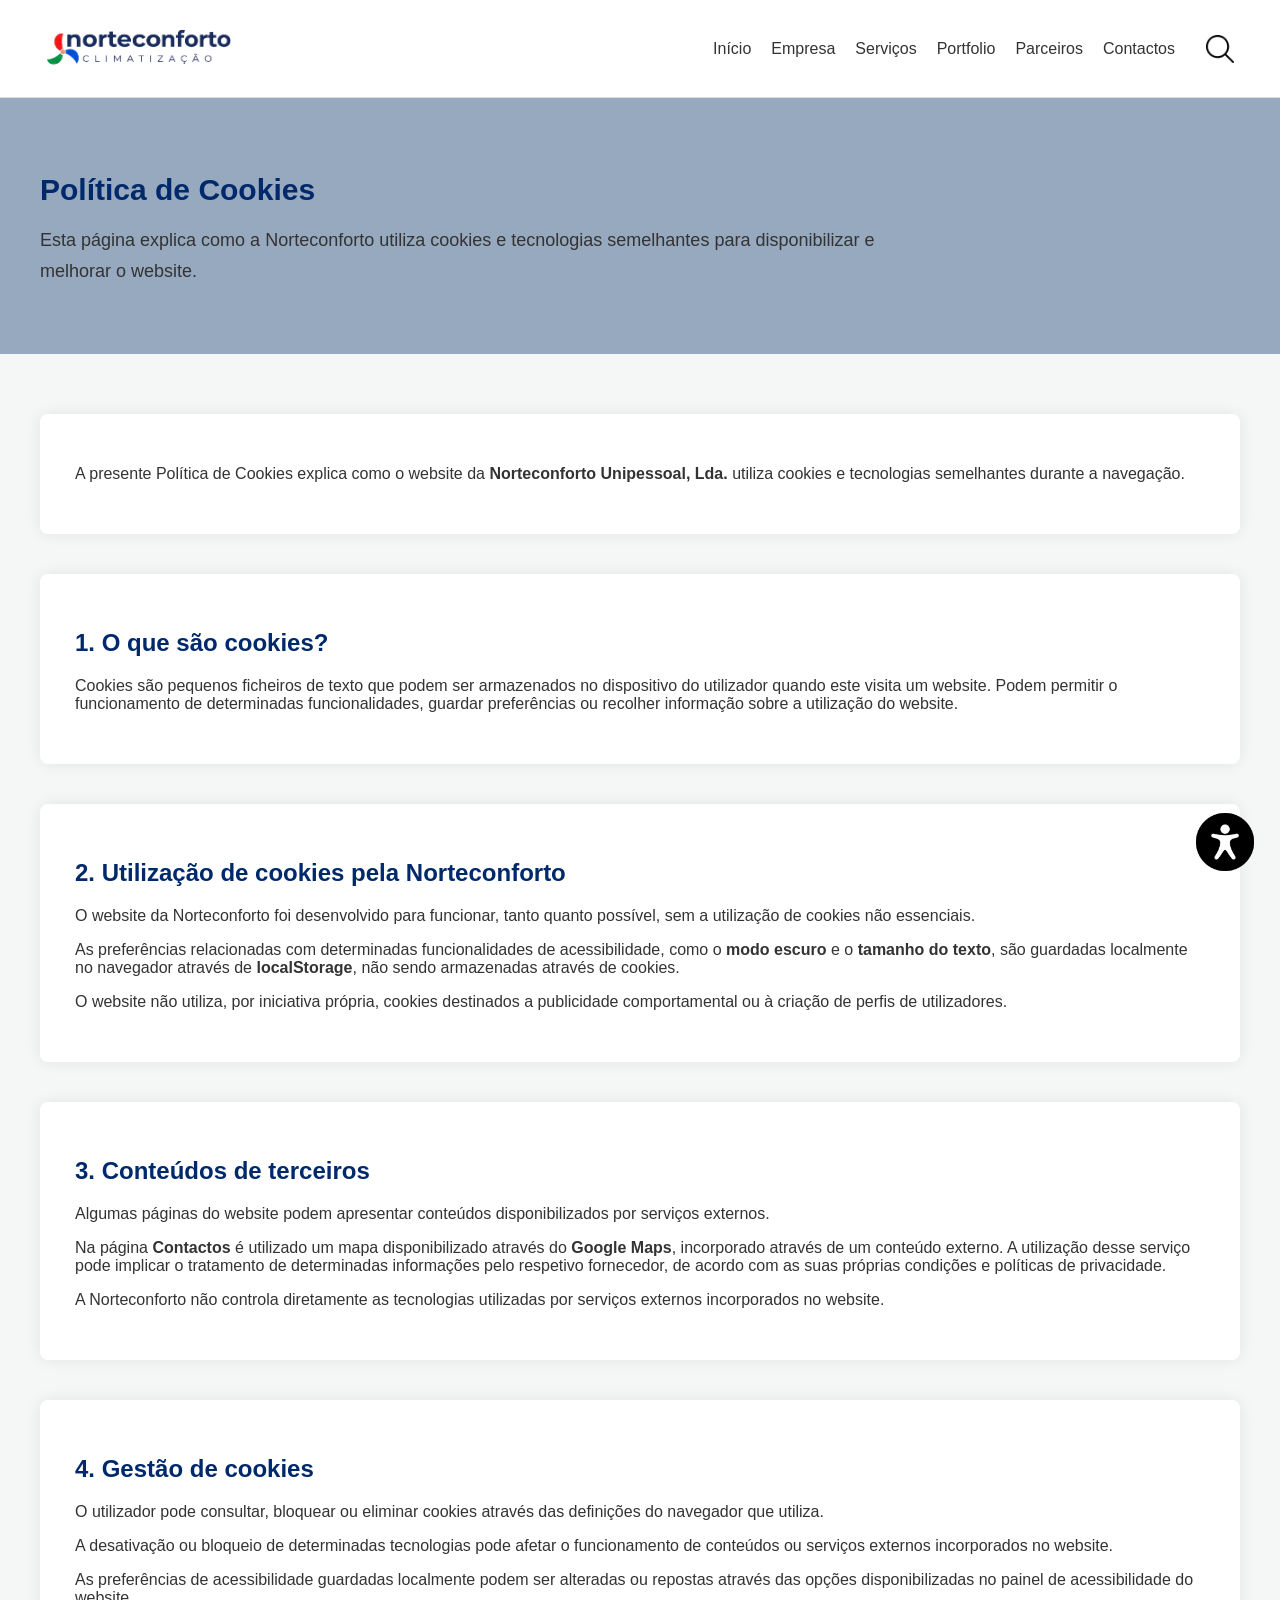
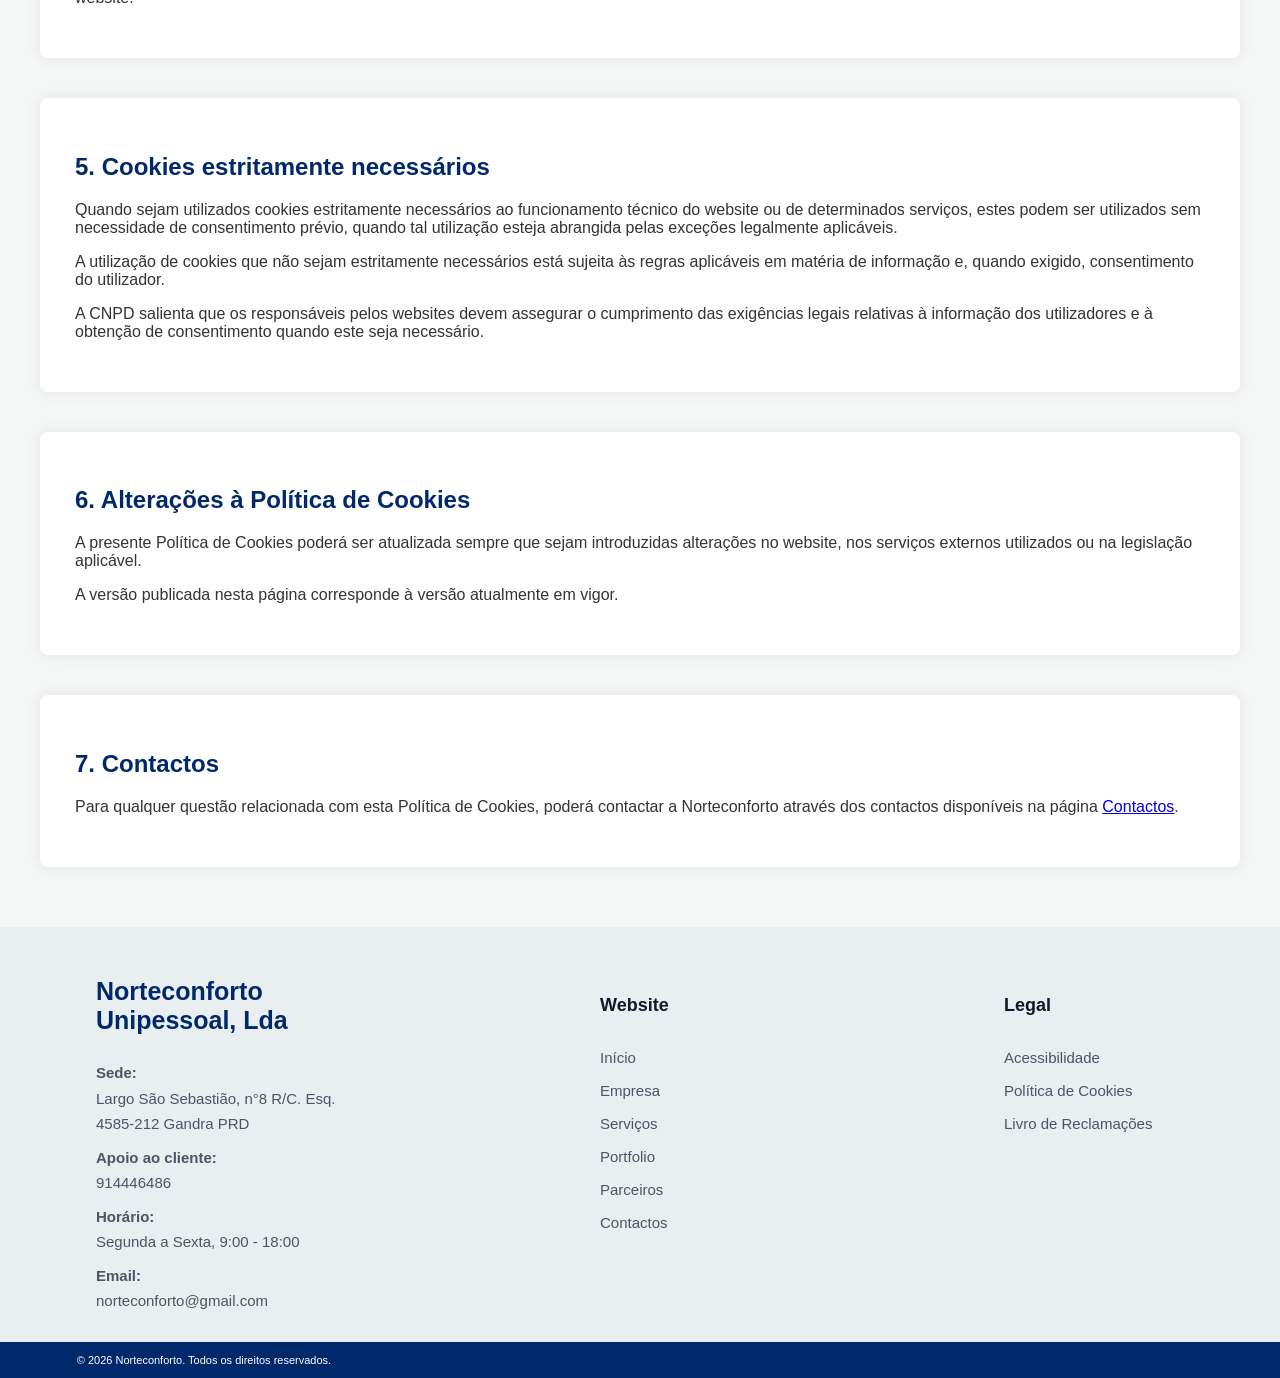
<file: html/politica_cookies.html>
<!doctype html>
<html lang="pt">

<head>
    <meta charset="UTF-8">
    <meta name="viewport" content="width=device-width, initial-scale=1.0">
    <meta name="description" content="Política de Cookies da Norteconforto.">
    <title>Política de Cookies | Norteconforto</title>

    <link rel="stylesheet" href="../css/base.css">
    <link rel="stylesheet" href="../css/acessibilidade-pagina.css">
    <link rel="stylesheet" href="../css/acessibilidade.css">
</head>

<body>
    <header>
        <div class="logo">
            <img src="../img/logotipo.png" width="100" alt="Norteconforto">
        </div>

        <nav>
            <a href="../index.html">Início</a>
            <a href="../html/empresa.html">Empresa</a>
            <a href="../html/servicos.html">Serviços</a>
            <a href="../html/portfolio.html">Portfolio</a>
            <a href="../html/parceiros.html">Parceiros</a>
            <a href="../html/contactos.html">Contactos</a>
        </nav>
    </header>

    <main>
        <section class="hero-acessibilidade">
            <div class="hero-text-acessibilidade">
                <h1>Política de Cookies</h1>
                <p>
                    Esta página explica como a Norteconforto utiliza cookies e
                    tecnologias semelhantes para disponibilizar e melhorar o website.
                </p>
            </div>
        </section>

        <section class="acessibilidade-container">
            <article class="intro-card">
                <p>
                    A presente Política de Cookies explica como o website da
                    <strong>Norteconforto Unipessoal, Lda.</strong> utiliza cookies
                    e tecnologias semelhantes durante a navegação.
                </p>
            </article>

            <article class="intro-card">
                <h2>1. O que são cookies?</h2>
                <p>
                    Cookies são pequenos ficheiros de texto que podem ser armazenados
                    no dispositivo do utilizador quando este visita um website.
                    Podem permitir o funcionamento de determinadas funcionalidades,
                    guardar preferências ou recolher informação sobre a utilização
                    do website.
                </p>
            </article>

            <article class="intro-card">
                <h2>2. Utilização de cookies pela Norteconforto</h2>
                <p>
                    O website da Norteconforto foi desenvolvido para funcionar, tanto
                    quanto possível, sem a utilização de cookies não essenciais.
                </p>
                <p>
                    As preferências relacionadas com determinadas funcionalidades de
                    acessibilidade, como o <strong>modo escuro</strong> e o
                    <strong>tamanho do texto</strong>, são guardadas localmente no
                    navegador através de <strong>localStorage</strong>, não sendo
                    armazenadas através de cookies.
                </p>
                <p>
                    O website não utiliza, por iniciativa própria, cookies destinados
                    a publicidade comportamental ou à criação de perfis de utilizadores.
                </p>
            </article>

            <article class="intro-card">
                <h2>3. Conteúdos de terceiros</h2>
                <p>
                    Algumas páginas do website podem apresentar conteúdos
                    disponibilizados por serviços externos.
                </p>
                <p>
                    Na página <strong>Contactos</strong> é utilizado um mapa
                    disponibilizado através do <strong>Google Maps</strong>,
                    incorporado através de um conteúdo externo. A utilização desse
                    serviço pode implicar o tratamento de determinadas informações
                    pelo respetivo fornecedor, de acordo com as suas próprias
                    condições e políticas de privacidade.
                </p>
                <p>
                    A Norteconforto não controla diretamente as tecnologias utilizadas
                    por serviços externos incorporados no website.
                </p>
            </article>

            <article class="intro-card">
                <h2>4. Gestão de cookies</h2>
                <p>
                    O utilizador pode consultar, bloquear ou eliminar cookies através
                    das definições do navegador que utiliza.
                </p>
                <p>
                    A desativação ou bloqueio de determinadas tecnologias pode afetar
                    o funcionamento de conteúdos ou serviços externos incorporados no
                    website.
                </p>
                <p>
                    As preferências de acessibilidade guardadas localmente podem ser
                    alteradas ou repostas através das opções disponibilizadas no
                    painel de acessibilidade do website.
                </p>
            </article>

            <article class="intro-card">
                <h2>5. Cookies estritamente necessários</h2>
                <p>
                    Quando sejam utilizados cookies estritamente necessários ao
                    funcionamento técnico do website ou de determinados serviços,
                    estes podem ser utilizados sem necessidade de consentimento prévio,
                    quando tal utilização esteja abrangida pelas exceções legalmente
                    aplicáveis.
                </p>
                <p>
                    A utilização de cookies que não sejam estritamente necessários
                    está sujeita às regras aplicáveis em matéria de informação e,
                    quando exigido, consentimento do utilizador.
                </p>
                <p>
                    A CNPD salienta que os responsáveis pelos websites devem assegurar
                    o cumprimento das exigências legais relativas à informação dos
                    utilizadores e à obtenção de consentimento quando este seja necessário.
                </p>
            </article>

            <article class="intro-card">
                <h2>6. Alterações à Política de Cookies</h2>
                <p>
                    A presente Política de Cookies poderá ser atualizada sempre que
                    sejam introduzidas alterações no website, nos serviços externos
                    utilizados ou na legislação aplicável.
                </p>
                <p>
                    A versão publicada nesta página corresponde à versão atualmente
                    em vigor.
                </p>
            </article>

            <article class="intro-card">
                <h2>7. Contactos</h2>
                <p>
                    Para qualquer questão relacionada com esta Política de Cookies,
                    poderá contactar a Norteconforto através dos contactos disponíveis
                    na página <a href="../html/contactos.html">Contactos</a>.
                </p>
            </article>
        </section>
    </main>

    <footer class="footer">
        <div class="footer-top">
            <div class="footer-info">
                <h2>Norteconforto Unipessoal, Lda</h2>
                <p><strong>Sede:</strong><br>Largo São Sebastião, n°8 R/C. Esq. 4585-212 Gandra PRD</p>
                <p><strong>Apoio ao cliente:</strong><br>914446486</p>
                <p><strong>Horário:</strong><br>Segunda a Sexta, 9:00 - 18:00</p>
                <p><strong>Email:</strong><br>norteconforto@gmail.com</p>
            </div>

            <div class="footer-links">
                <h3>Website</h3>
                <a href="../index.html">Início</a>
                <a href="../html/empresa.html">Empresa</a>
                <a href="../html/servicos.html">Serviços</a>
                <a href="../html/portfolio.html">Portfolio</a>
                <a href="../html/parceiros.html">Parceiros</a>
                <a href="../html/contactos.html">Contactos</a>
            </div>

            <div class="footer-links">
                <h3>Legal</h3>
                <a href="../html/acessibilidade.html">Acessibilidade</a>
                <a href="../html/politica_cookies.html">Política de Cookies</a>
                <a href="https://www.livroreclamacoes.pt">Livro de Reclamações</a>
            </div>
        </div>

        <div class="footer-bottom">
            <p>© 2026 Norteconforto. Todos os direitos reservados.</p>
        </div>
    </footer>

    <script src="../js/acessibilidade.js"></script>
</body>

</html>
</file>
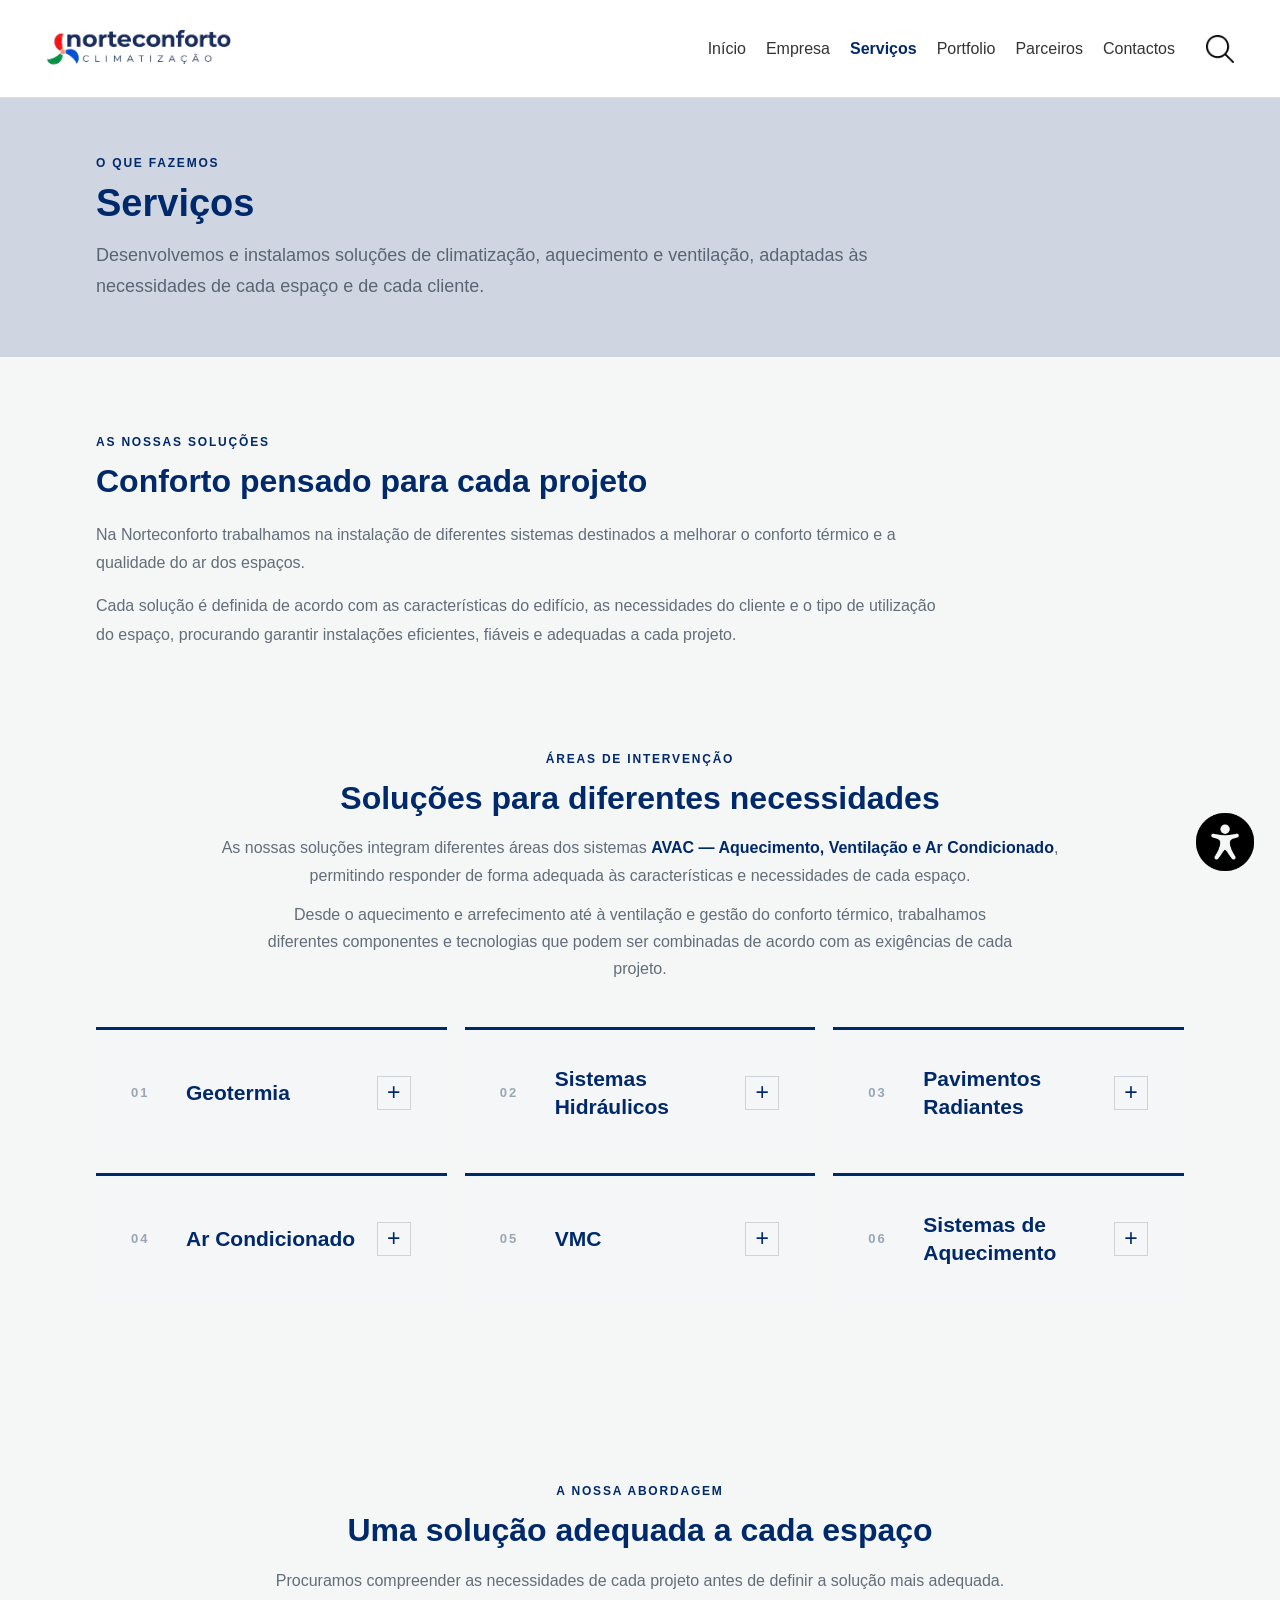
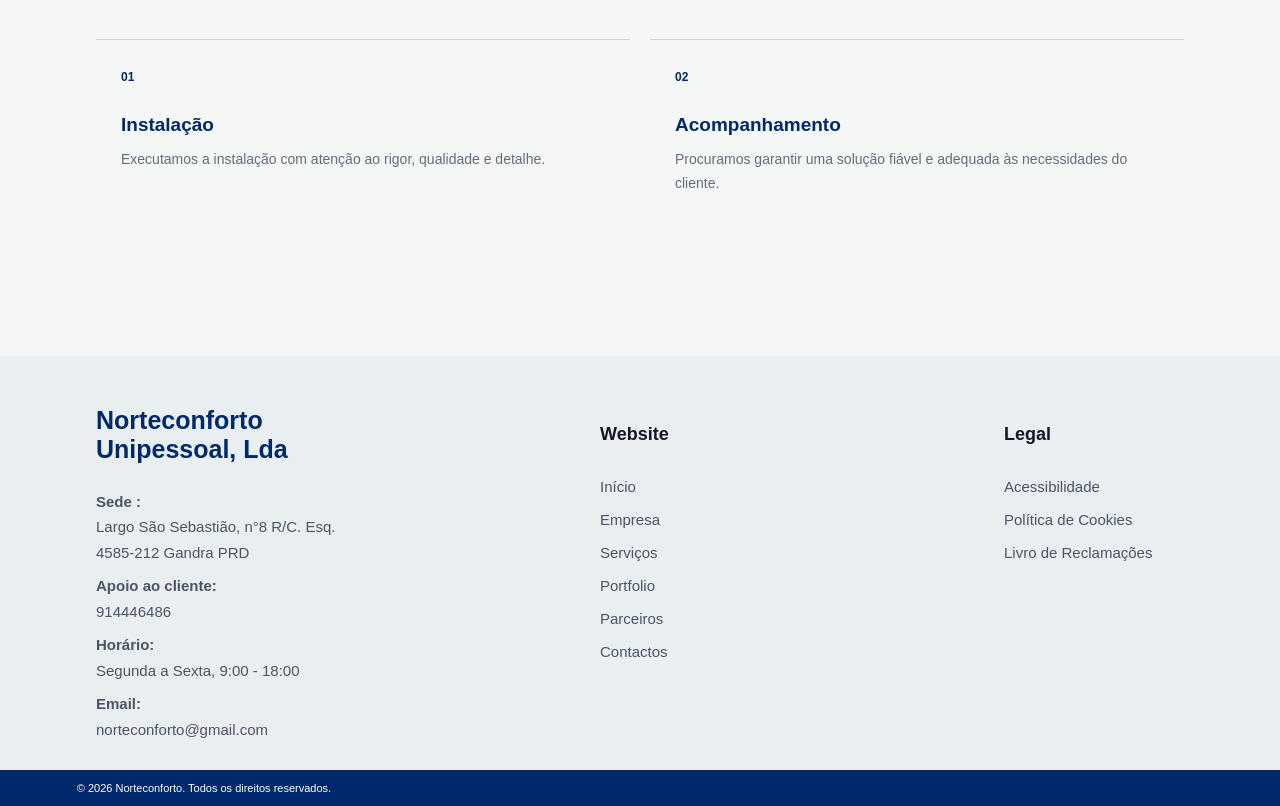
<file: html/servicos.html>
<!DOCTYPE html>
<html lang="pt">
<head>
    <meta charset="UTF-8">
    <meta name="viewport" content="width=device-width, initial-scale=1.0">

    <title>Serviços | Norteconforto</title>
<link rel="stylesheet" href="../css/base.css">
<link rel="stylesheet" href="../css/servicos.css">
<link rel="stylesheet" href="../css/acessibilidade.css">
</head>

<body>

    <!-- HEADER -->
    <header>
        <div class="logo">
            <img src="../img/logotipo.png" width="100" alt="Norteconforto" />
        </div>

        <nav>
            <a href="../index.html">Início</a>
            <a href="../html/empresa.html">Empresa</a>
            <a href="../html/servicos.html" class="ativo" >Serviços</a>
            <a href="../html/portfolio.html">Portfolio</a>
            <a href="../html/parceiros.html">Parceiros</a>
            <a href="../html/contactos.html" >Contactos</a>
        </nav>
    </header>



    <!-- HERO -->
    <section class="hero-servicos">
        <div class="hero-text-servicos">

            <span class="servicos-etiqueta">O QUE FAZEMOS</span>

            <h1>Serviços</h1>

            <p>
                Desenvolvemos e instalamos soluções de climatização,
                aquecimento e ventilação, adaptadas às necessidades de
                cada espaço e de cada cliente.
            </p>

        </div>
    </section>


    <!-- INTRODUÇÃO -->
    <section class="servicos-intro scroll-reveal">

        <div class="servicos-intro-text">

            <span class="servicos-etiqueta">AS NOSSAS SOLUÇÕES</span>

            <h2>Conforto pensado para cada projeto</h2>

            <p>
                Na Norteconforto trabalhamos na instalação de diferentes
                sistemas destinados a melhorar o conforto térmico e a
                qualidade do ar dos espaços.
            </p>

            <p>
                Cada solução é definida de acordo com as características
                do edifício, as necessidades do cliente e o tipo de
                utilização do espaço, procurando garantir instalações
                eficientes, fiáveis e adequadas a cada projeto.
            </p>

        </div>

    </section>


    <!-- ÁREAS DE INTERVENÇÃO -->
    <section class="servicos-principais">

        <div class="section-heading scroll-title">

            <span class="servicos-etiqueta">ÁREAS DE INTERVENÇÃO</span>

            <h2>Soluções para diferentes necessidades</h2>

            <p>
                As nossas soluções integram diferentes áreas dos sistemas
                <strong>AVAC — Aquecimento, Ventilação e Ar Condicionado</strong>,
                permitindo responder de forma adequada às características
                e necessidades de cada espaço.
            </p>

            <p class="avac-explicacao">
                Desde o aquecimento e arrefecimento até à ventilação e
                gestão do conforto térmico, trabalhamos diferentes
                componentes e tecnologias que podem ser combinadas de
                acordo com as exigências de cada projeto.
            </p>

        </div>


        <!-- SERVIÇOS -->
        <div class="servicos-grid">


            <!-- 01 - GEOTERMIA -->
            <article class="servico-card scroll-card">

                <button class="servico-botao" type="button">

                    <span class="servico-numero">01</span>

                    <span class="servico-titulo">
                        Geotermia
                    </span>

                    <span class="servico-icon">+</span>

                </button>

                <div class="servico-texto">

                    <p>
                        Utilizamos soluções de geotermia que permitem
                        aproveitar a energia térmica existente no subsolo
                        para climatizar os espaços.
                    </p>

                    <p>
                        Esta solução permite integrar uma fonte de energia
                        renovável nos sistemas de climatização, contribuindo
                        para uma utilização mais eficiente da energia.
                    </p>

                    <div class="servico-detalhe">
                        Aproveitamento da energia térmica do subsolo
                    </div>

                </div>

            </article>


            <!-- 02 - SISTEMAS HIDRÁULICOS -->
            <article class="servico-card scroll-card">

                <button class="servico-botao" type="button">

                    <span class="servico-numero">02</span>

                    <span class="servico-titulo">
                        Sistemas Hidráulicos
                    </span>

                    <span class="servico-icon">+</span>

                </button>

                <div class="servico-texto">

                    <p>
                        Instalamos e executamos sistemas hidráulicos
                        associados a soluções de climatização e aquecimento.
                    </p>

                    <p>
                        Estes sistemas asseguram a distribuição e circulação
                        de água necessária ao funcionamento das diferentes
                        instalações, contribuindo para o correto desempenho
                        do sistema.
                    </p>

                    <div class="servico-detalhe">
                        Distribuição e circulação de água
                    </div>

                </div>

            </article>


            <!-- 03 - PAVIMENTOS RADIANTES -->
            <article class="servico-card scroll-card">

                <button class="servico-botao" type="button">

                    <span class="servico-numero">03</span>

                    <span class="servico-titulo">
                        Pavimentos Radiantes
                    </span>

                    <span class="servico-icon">+</span>

                </button>

                <div class="servico-texto">

                    <p>
                        Instalamos sistemas de pavimento radiante que
                        permitem aquecer os espaços através de uma rede
                        de tubagens integrada no pavimento.
                    </p>

                    <p>
                        O calor é distribuído de forma uniforme pela
                        superfície do pavimento, proporcionando uma
                        sensação de conforto térmico em todo o espaço.
                    </p>

                    <div class="servico-detalhe">
                        Aquecimento uniforme e conforto térmico
                    </div>

                </div>

            </article>


            <!-- 04 - AR CONDICIONADO -->
            <article class="servico-card scroll-card">

                <button class="servico-botao" type="button">

                    <span class="servico-numero">04</span>

                    <span class="servico-titulo">
                        Ar Condicionado
                    </span>

                    <span class="servico-icon">+</span>

                </button>

                <div class="servico-texto">

                    <p>
                        Instalamos sistemas de ar condicionado para
                        controlar a temperatura dos espaços, permitindo
                        o seu aquecimento ou arrefecimento de acordo
                        com as necessidades de utilização.
                    </p>

                    <p>
                        O objetivo é proporcionar uma temperatura interior
                        confortável durante todo o ano, através de uma
                        solução adequada às características do espaço.
                    </p>

                    <div class="servico-detalhe">
                        Conforto térmico durante todo o ano
                    </div>

                </div>

            </article>


            <!-- 05 - VMC -->
            <article class="servico-card scroll-card">

                <button class="servico-botao" type="button">

                    <span class="servico-numero">05</span>

                    <span class="servico-titulo">
                        VMC
                    </span>

                    <span class="servico-icon">+</span>

                </button>

                <div class="servico-texto">

                    <p>
                        Instalação de sistemas de Ventilação Mecânica
                        Controlada (VMC), responsáveis pela renovação
                        contínua do ar interior.
                    </p>

                    <p>
                        Estes sistemas permitem extrair o ar viciado e
                        promover a entrada de ar novo, contribuindo para
                        uma melhor qualidade do ar e para maior conforto
                        nos espaços.
                    </p>

                    <div class="servico-detalhe">
                        Ventilação Mecânica Controlada
                    </div>

                </div>

            </article>


            <!-- 06 - SISTEMAS DE AQUECIMENTO -->
            <article class="servico-card scroll-card">

                <button class="servico-botao" type="button">

                    <span class="servico-numero">06</span>

                    <span class="servico-titulo">
                        Sistemas de Aquecimento
                    </span>

                    <span class="servico-icon">+</span>

                </button>

                <div class="servico-texto">

                    <p>
                        Implementamos soluções de aquecimento destinadas
                        a proporcionar uma temperatura confortável nos
                        espaços durante os períodos mais frios.
                    </p>

                    <p>
                        As soluções podem ser integradas com diferentes
                        sistemas de climatização, sendo escolhidas de
                        acordo com as características do edifício e as
                        necessidades do cliente.
                    </p>

                    <div class="servico-detalhe">
                        Aquecimento eficiente e conforto interior
                    </div>

                </div>

            </article>

        </div>

    </section>


    <!-- ABORDAGEM -->
    <section class="servicos-processo">

        <div class="section-heading scroll-title">

            <span class="servicos-etiqueta">A NOSSA ABORDAGEM</span>

            <h2>Uma solução adequada a cada espaço</h2>

            <p>
                Procuramos compreender as necessidades de cada projeto
                antes de definir a solução mais adequada.
            </p>

        </div>


        <div class="processo-grid">

            <div class="processo-item scroll-reveal">

                <span class="processo-numero">01</span>

                <h3>Instalação</h3>

                <p>
                    Executamos a instalação com atenção ao rigor,
                    qualidade e detalhe.
                </p>

            </div>


            <div class="processo-item scroll-reveal scroll-delay-1">

                <span class="processo-numero">02</span>

                <h3>Acompanhamento</h3>

                <p>
                    Procuramos garantir uma solução fiável e adequada
                    às necessidades do cliente.
                </p>

            </div>

        </div>

    </section>


    <!-- FOOTER -->
<footer class="footer">
        <div class="footer-top">
            <div class="footer-info">
                <h2>Norteconforto Unipessoal, Lda </h2>
                <p>
                    <strong>Sede :</strong><br />Largo São Sebastião, n°8 R/C. Esq. 4585-212 Gandra PRD
                </p>
                <p><strong>Apoio ao cliente:</strong><br />914446486</p>
                <p><strong>Horário:</strong><br />Segunda a Sexta, 9:00 - 18:00</p>
                <p><strong>Email:</strong><br />norteconforto@gmail.com</p>
            </div>

            <div class="footer-links">
                <h3>Website</h3>
                <a href="../index.html">Início</a>
                <a href="../html/empresa.html">Empresa</a>
                <a href="../html/servicos.html">Serviços</a>
                <a href="../html/portfolio.html">Portfolio</a>
                <a href="../html/parceiros.html">Parceiros</a>
                <a href="../html/contactos.html">Contactos</a>
            </div>

            <div class="footer-links">
                <h3>Legal</h3>
                <a href="../html/acessibilidade.html">Acessibilidade</a>
                <a href="../html/politica_cookies.html">Política de Cookies</a>
                <a href="https://www.livroreclamacoes.pt">Livro de Reclamações</a>
            </div>
        </div>

        <div class="footer-bottom">
            <p>© 2026 Norteconforto. Todos os direitos reservados.</p>
        </div>
    </footer>

    <!-- JAVASCRIPT -->
    <script src="../js/acessibilidade.js"></script>

    <script>
        /* Abrir e fechar os serviços */

        document.addEventListener("DOMContentLoaded", function () {

            const botoesServicos =
                document.querySelectorAll(".servico-botao");

            botoesServicos.forEach(function (botao) {

                botao.addEventListener("click", function () {

                    const servico =
                        botao.closest(".servico-card");

                    document
                        .querySelectorAll(".servico-card")
                        .forEach(function (outroServico) {

                            if (outroServico !== servico) {
                                outroServico.classList.remove("aberto");
                            }

                        });

                    servico.classList.toggle("aberto");

                });

            });


            /* Animações ao fazer scroll */

            const elementos =
                document.querySelectorAll(
                    ".scroll-reveal, .scroll-title, .scroll-card"
                );

            const observer = new IntersectionObserver(
                function (entradas, observer) {

                    entradas.forEach(function (entrada) {

                        if (entrada.isIntersecting) {

                            entrada.target.classList.add("active");

                            observer.unobserve(entrada.target);

                        }

                    });

                },
                {
                    threshold: 0.15
                }
            );


            elementos.forEach(function (elemento) {
                observer.observe(elemento);
            });

        });
    </script>

</body>
</html>
</file>
<file: css/base.css>
/* body */

body {
  margin: 0;
  font-family: Arial, sans-serif;
  background-color: #f5f7f7;
  color: #333;
  transition: background-color 0.25s ease, color 0.25s ease;
}

/* header */

header {
  display: flex;
  justify-content: space-between;
  align-items: center;
  padding: 15px 40px;
  background-color: #fff;
  border-bottom: 1px solid #ddd;
}
header nav {
  display: flex;
  align-items: center;
}

/* garante espaçamento igual entre links */
header nav a {
  margin: 0 10px;
}

/* botão da lupa */
#searchHeaderBtn {
  margin-left: 10px;
  background: transparent;
  border: none;
  cursor: pointer;

  display: flex;
  align-items: center;
  justify-content: center;
}

#searchHeaderBtn img {
  width: 20px;
  height: 20px;
}
#searchModal {
  box-sizing: border-box;
}

#searchInput,
#searchBtn {
  box-sizing: border-box;
}

/* logo */

.logo img {
  width: 200px;
}

/* navegacao */

nav a {
  margin: 0 10px;
  text-decoration: none;
  color: #333;
}

/* pagina ativa */

.ativo {
  font-weight: bold;
  color: #00296B;
}




/* hero */

.hero {
  display: flex;
  justify-content: space-between;
  align-items: center;
  padding: 60px;
  background-color: #00296b28;
}

/* texto hero */

.hero-text {
  max-width: 500px;
  color: #00296B;

}

.hero {
  color: #00296B;
}



/* botao outline */

button.outline {
  background-color: #fff;
  color: #1E5A8A;
  border: 1px solid #1E5A8A;
}

a.outline {
  display: inline-block;
  padding: 10px 15px;
  margin-right: 10px;
  border-radius: 5px;
  background-color: #153f70;
  color: #ffffff;
  border: 1px solid #1E5A8A;
  text-decoration: none;
  cursor: pointer;
}

a.outline:hover {
  background-color: #1e598a69;
  color: #fff;
}

/* footer */

.footer {
  background: #1e598a0e;
  font-family: Arial, sans-serif;
  margin-top: 40px;
  
}

.footer-top {
  width: 85%;
  max-width: 1200px;
  margin: auto;
  padding: 20px 0;
  
  display: flex;
   min-height: 300px;
   padding-top: 50px;
  justify-content: space-between;
  align-items: flex-start;
  gap: 40px;
}

.footer-info {
  
  max-width: 280px;
}

.footer-info h2 {
  color: #00296B;
  font-size: 25px;
  font-weight: 700;
  margin: 0 0 25px;
}

.footer-info p {
    font-size: 15px;
  line-height: 1.7;
  margin: 8px 0;
  color: #4b5563;
}

/* links footer */

.footer-links {
  min-width: 180px;
}

.footer-links h3 {
  font-size: 18px;
  margin-bottom: 25px;
  color: #111827;
  font-weight: bold;
  text-align: left;
}

.footer-links a {
  display: block;
  text-decoration: none;
  text-align: left;
  color: #4b5563;
  font-size: 15px;
 line-height: 2.2;

  transition: .2s;
}

.footer-links a:hover {
  color: #00296B;
}



/* footer inferior */

.footer-bottom {
  background: #00296B;
  color: white;
  padding: 12px 6%;
  display: flex;
  justify-content: space-between;
  align-items: center;
}

.footer-bottom p {
  font-size: 11px;
  margin: 0;
}

/* Tema escuro global */

body.dark-mode {
  background-color: #101820;
  color: #e7eef4;
}

body.dark-mode header {
  background-color: #15232e;
  border-bottom-color: #2b4050;
}

body.dark-mode nav a {
  color: #d6e2ea;
}

body.dark-mode nav a:hover,
body.dark-mode nav a.ativo,
body.dark-mode .ativo {
  color: #67b8e8;
}

body.dark-mode .footer {
  background-color: #15232e;
}

body.dark-mode .footer-info h2,
body.dark-mode .footer-links h3 {
  color: #f4f8fb;
}

body.dark-mode .footer-info p,
body.dark-mode .footer-links a {
  color: #b9c9d4;
}

body.dark-mode .footer-links a:hover {
  color: #67b8e8;
}

body.dark-mode .footer-bottom {
  background-color: #0b1218;
}
</file>
<file: css/index.css>
/* =========================================================
   PÁGINA INICIAL
   ========================================================= */


/* =========================================================
   HERO
   ========================================================= */

.hero-inicio {
    background-color: #00296b28;
    padding: 85px 0;
}

.hero-inicio-texto {
    width: 85%;
    max-width: 1200px;
    margin: 0 auto;
}

.inicio-etiqueta {
    display: inline-block;
    color: #00296B;
    font-size: 12px;
    font-weight: 700;
    letter-spacing: 1.8px;
    margin-bottom: 15px;
}

.hero-inicio h1 {
    margin: 0 0 20px;
    color: #00296B;
    font-size: 52px;
    line-height: 1.15;
    font-weight: 700;
}

.hero-inicio p {
    max-width: 760px;
    margin: 0;
    color: #596573;
    font-size: 18px;
    line-height: 1.8;
}


/* =========================================================
   BOTÕES HERO
   ========================================================= */

.hero-botoes {
    display: flex;
    gap: 15px;
    margin-top: 30px;
}

.hero-botoes a {
    padding: 14px 24px;
    text-decoration: none;
    font-size: 14px;
    font-weight: 600;
    transition: 0.3s ease;
}

.botao-principal {
    background-color: #00296B;
    color: #ffffff;
}

.botao-principal:hover {
    background-color: #153f70;
    transform: translateY(-2px);
}

.botao-secundario {
    border: 2px solid #d97706;
    color: #92400e;
    background-color: #fff7ed;
    box-shadow: 0 5px 14px rgba(217, 119, 6, 0.18);
    font-weight: 700;
}

.botao-secundario:hover {
    background-color: #d97706;
    color: #ffffff;
    border-color: #d97706;
    transform: translateY(-2px);
}

.botao-secundario:focus-visible {
    outline: 3px solid #fbbf24;
    outline-offset: 3px;
}


/* =========================================================
   INTRODUÇÃO
   ========================================================= */

.inicio-intro {
    width: 85%;
    max-width: 1200px;
    margin: 0 auto;
    padding: 90px 0 70px;

    display: grid;
    grid-template-columns: 0.9fr 1.1fr;
    gap: 80px;
}

.inicio-intro h2 {
    margin: 0;
    color: #00296B;
    font-size: 36px;
    line-height: 1.25;
}

.inicio-intro-texto p {
    margin: 0 0 18px;
    color: #596573;
    font-size: 16px;
    line-height: 1.8;
}


/* =========================================================
   LINKS
   ========================================================= */

.link-seta {
    display: inline-block;
    margin-top: 10px;
    color: #00296B;
    text-decoration: none;
    font-size: 14px;
    font-weight: 700;
}

.link-seta:hover {
    color: #153f70;
}


/* =========================================================
   NÚMEROS
   ========================================================= */

.inicio-numeros {
    max-width: 1200px;
    width: 85%;
    margin: 0 auto;
    padding: 45px 0;

    display: grid;
    grid-template-columns: repeat(2, 1fr);
}

.numero-inicio {
    text-align: center;
    padding: 20px;
    border-right: 1px solid #d9dfe7;
}

.numero-inicio:last-child {
    border-right: none;
}

.numero-inicio strong {
    display: block;
    color: #00296B;
    font-size: 38px;
    margin-bottom: 8px;
}

.numero-inicio span {
    color: #596573;
    font-size: 15px;
}


/* =========================================================
   SERVIÇOS
   ========================================================= */

.inicio-servicos {
    padding: 90px 7.5%;
    background-color: #f4f6f8;
}


/* Título da secção */

.section-heading {
    max-width: 850px;
    margin: 0 auto 50px;
    text-align: center;
}

.section-heading h2 {
    margin: 0 0 15px;
    color: #00296B;
    font-size: 34px;
    line-height: 1.3;
}

.section-heading p {
    margin: 0;
    color: #626d79;
    font-size: 16px;
    line-height: 1.7;
}

.section-heading strong {
    color: #00296B;
    font-weight: 700;
}


/* Grelha */

.inicio-servicos-grid {
    max-width: 1200px;
    margin: 0 auto;

    display: grid;
    grid-template-columns: repeat(3, 1fr);
    gap: 20px;
}


/* Cartões */

.inicio-servico-card {
    padding: 35px 30px;
    background-color: #ffffff;
    border-top: 4px solid #00296B;

    transition:
        transform 0.3s ease,
        box-shadow 0.3s ease;
}

.inicio-servico-card:hover {
    transform: translateY(-5px);
    box-shadow: 0 12px 30px rgba(0, 41, 107, 0.08);
}

.inicio-servico-card > span {
    display: block;
    margin-bottom: 25px;

    color: #9aa6b5;
    font-size: 13px;
    font-weight: 700;
    letter-spacing: 2px;
}

.inicio-servico-card h3 {
    margin: 0 0 15px;

    color: #00296B;
    font-size: 20px;
}

.inicio-servico-card p {
    margin: 0;

    color: #596573;
    font-size: 14px;
    line-height: 1.7;
}


/* Link */

.inicio-servicos-link {
    max-width: 1200px;
    margin: 30px auto 0;
}


/* =========================================================
   DIFERENCIAIS
   ========================================================= */

.inicio-diferenciais {
    width: 85%;
    max-width: 1200px;
    margin: 0 auto;
    padding: 90px 0;
}

.diferenciais-intro {
    max-width: 700px;
    margin-bottom: 50px;
}

.diferenciais-intro h2 {
    margin: 0 0 18px;

    color: #00296B;
    font-size: 36px;
    line-height: 1.25;
}

.diferenciais-intro p {
    margin: 0;

    color: #596573;
    font-size: 16px;
    line-height: 1.8;
}

.diferenciais-grid {
    display: grid;
    grid-template-columns: repeat(4, 1fr);
    gap: 20px;
}

.diferencial-card {
    padding: 30px 25px;

    border-top: 1px solid #ccd3d9;

    transition:
        transform 0.3s ease,
        border-color 0.3s ease;
}

.diferencial-card:hover {
    transform: translateY(-5px);
    border-top-color: #00296B;
}

.diferencial-card > span {
    display: block;
    margin-bottom: 25px;

    color: #00296B;
    font-size: 12px;
    font-weight: 700;
}

.diferencial-card h3 {
    margin: 0 0 12px;

    color: #00296B;
    font-size: 19px;
}

.diferencial-card p {
    margin: 0;

    color: #626d79;
    font-size: 14px;
    line-height: 1.7;
}


/* =========================================================
   FRASE
   ========================================================= */

.inicio-frase {
    padding: 75px 30px;

    background-color: #00296B;
    text-align: center;
}

.inicio-frase p {
    max-width: 900px;
    margin: 0 auto 20px;

    color: #ffffff;
    font-size: 30px;
    line-height: 1.4;
    font-weight: 500;
}

.inicio-frase span {
    color: #cbd7e8;
    font-size: 13px;
    letter-spacing: 2px;
}


/* =========================================================
   CTA
   ========================================================= */

.inicio-cta {
    width: 85%;
    max-width: 1200px;
    margin: 0 auto;
    padding: 80px 0;

    display: flex;
    justify-content: space-between;
    align-items: center;
    gap: 40px;
}

.inicio-cta > div span {
    color: #153f70;
    font-size: 12px;
    font-weight: 700;
    letter-spacing: 2px;
}

.inicio-cta h2 {
    margin: 12px 0;

    color: #00296B;
    font-size: 32px;
}

.inicio-cta p {
    margin: 0;

    color: #596573;
    font-size: 16px;
}

.inicio-cta > a {
    flex-shrink: 0;

    padding: 15px 28px;

    background-color: #00296B;
    color: #ffffff;

    text-decoration: none;
    font-size: 14px;
    font-weight: 600;

    transition: 0.3s ease;
}

.inicio-cta > a:hover {
    background-color: #153f70;
    transform: translateY(-2px);
}


/* =========================================================
   ANIMAÇÕES
   ========================================================= */

.scroll-reveal {
    opacity: 0;
    transform: translateY(35px);

    transition:
        opacity 0.8s ease,
        transform 0.8s ease;
}

.scroll-reveal.active {
    opacity: 1;
    transform: translateY(0);
}


.scroll-title {
    opacity: 0;
    transform: translateY(25px);

    transition:
        opacity 0.9s ease,
        transform 0.9s cubic-bezier(0.22, 1, 0.36, 1);
}

.scroll-title.active {
    opacity: 1;
    transform: translateY(0);
}


.scroll-card {
    opacity: 0;
    transform: translateY(30px);

    transition:
        opacity 0.7s ease,
        transform 0.7s cubic-bezier(0.22, 1, 0.36, 1);
}

.scroll-card.active {
    opacity: 1;
    transform: translateY(0);
}


.scroll-delay-1 {
    transition-delay: 0.1s;
}

.scroll-delay-2 {
    transition-delay: 0.2s;
}

.scroll-delay-3 {
    transition-delay: 0.3s;
}


/* =========================================================
   RESPONSIVO
   ========================================================= */

@media (max-width: 1000px) {

    .inicio-servicos-grid {
        grid-template-columns: repeat(2, 1fr);
    }

    .diferenciais-grid {
        grid-template-columns: repeat(2, 1fr);
    }

    .inicio-intro {
        grid-template-columns: 1fr;
        gap: 35px;
    }

}


@media (max-width: 700px) {

    .hero-inicio {
        padding: 60px 0;
    }


    .hero-inicio-texto,
    .inicio-intro,
    .inicio-numeros,
    .inicio-diferenciais,
    .inicio-cta {
        width: 90%;
    }


    .hero-inicio h1 {
        font-size: 38px;
    }

    .hero-inicio p {
        font-size: 16px;
    }


    .hero-botoes {
        flex-direction: column;
        align-items: flex-start;
    }


    .inicio-intro {
        padding: 65px 0;
    }


    .inicio-intro h2,
    .diferenciais-intro h2 {
        font-size: 28px;
    }


    .inicio-numeros {
        grid-template-columns: 1fr;
        gap: 10px;
    }


    .numero-inicio {
        border-right: none;
        border-bottom: 1px solid #d9dfe7;
    }

    .numero-inicio:last-child {
        border-bottom: none;
    }


    .inicio-servicos {
        padding: 65px 5%;
    }


    .inicio-servicos-grid,
    .diferenciais-grid {
        grid-template-columns: 1fr;
    }


    .inicio-frase p {
        font-size: 23px;
    }


    .inicio-cta {
        padding: 65px 0;

        flex-direction: column;
        align-items: flex-start;
    }


    .inicio-cta h2 {
        font-size: 27px;
    }

}
</file>
<file: css/acessibilidade.css>
/* BOTÃO FLUTUANTE */
#acBtn{
position:fixed;
right:20px;
bottom:20px;

background:transparent;
border:none;

width:auto;
height:auto;

cursor:pointer;
z-index:99999;
padding:0;
}

/* OVERLAY */
#acOverlay{
display:none;
position:fixed;
inset:0;
background:rgba(0,0,0,.45);
z-index:99998;
}
#acBtn img{

width: 70px;
height:70px;

object-fit:contain;

}
/* PAINEL */
#acPanel {

    display: none;

    position: fixed;

    top: 0;
    right: 0;

    width: 420px;
    height: 100vh;

    background: #fff;

    padding: 20px;

    overflow-y: auto;
    overflow-x: hidden;

    z-index: 99999;

    box-shadow: -5px 0 20px rgba(0,0,0,.15);

    border-radius: 0;

    box-sizing: border-box;

}
#acPanel h2{
margin:0 0 25px;
font-size:24px;
}

.acTitulo{
font-size:16px;
font-weight:700;
margin:25px 0 15px;
}

.acCard{
border:1px solid #ddd;
padding:20px;
border-radius:15px;
}

.acLeitor{
display:flex;
align-items:center;
gap:15px;
}

.acIcon{
width:36px;
height:36px;
border-radius:50%;
display:flex;
align-items:center;
justify-content:center;
cursor:pointer;
font-size:16px;
color:#153f70;
}

#acProgress{
flex:1;
height:10px;
background:#ddd;
border-radius:10px;
overflow:hidden;
cursor:pointer;
}

#acProgressBar{
height:100%;
width:0%;
background:#153f70;
}

#acTempo{
font-size:14px;
min-width:60px;
}

#acClose{
font-size:22px;
cursor:pointer;
color:#153f70;
font-weight:bold;
}

#acSlider{
width:100%;
margin:20px 0;
}

.acZoomBtns{
display:flex;
gap:10px;
}

.acZoomBtns button{
flex:1;
padding:10px;
border:none;
background:#f1edf4;
border-radius:10px;
cursor:pointer;
font-size:16px;
}

.acCor{
display:grid;
grid-template-columns:1fr 1fr;
gap:20px;
}

.acCor button{
padding:14px;
border:1px solid #ddd;
background:#fff;
border-radius:12px;
font-size:15px;
cursor:pointer;
}

#acResetAll{
width:100%;
margin-top:20px;
padding:12px;
border:none;
background:#153f70;
color:white;
font-size:16px;
border-radius:12px;
cursor:pointer;
}
.acIcon img{

width:30px;
height:30px;

object-fit:contain;

pointer-events:none;

}
.acHeader{

display:flex;

justify-content:space-between;

align-items:center;

margin-bottom:16px;

}

.acHeader h2{

margin:0;

font-size:16px;

font-weight:700;

}

#acFecharPainel{

font-size:28px;

cursor:pointer;

width:40px;
height:40px;

display:flex;
align-items:center;
justify-content:center;

border-radius:50%;

transition:.2s;

}

#acFecharPainel:hover{

background:#eee;

}
/* ==========================================
   BOTÃO NO HEADER
========================================== */

#searchHeaderBtn {
  background: transparent;
  border: none;
  cursor: pointer;
  margin-left: 15px;
  display: flex;
  align-items: center;
}

#searchHeaderBtn img {
  width: 28px;
  height: 28px;
}

/* ==========================================
   OVERLAY
========================================== */

#searchOverlay {
  display: none;
  position: fixed;
  inset: 0;
  background: rgba(0,0,0,0.5);
  z-index: 99998;
}

/* ==========================================
   MODAL
========================================== */

#searchModal {
  display: none;
  position: fixed;
  top: 50%;
  left: 50%;
  transform: translate(-50%, -50%);
  width: 90%;
  max-width: 600px;
  background: #fff;
  padding: 20px;
  border-radius: 15px;
  z-index: 99999;
  box-shadow: 0 10px 30px rgba(0,0,0,0.2);
}

/* HEADER MODAL */
.searchHeader {
  display: flex;
  justify-content: space-between;
  align-items: center;
}


/* INPUT */
#searchInput {
  width: 100%;
  padding: 12px;
  margin: 15px 0;
  border: 1px solid #ccc;
  border-radius: 8px;
}

/* BUTTON */
#searchBtn {
  width: 100%;
  padding: 12px;
  background: #153f70;
  color: white;
  border: none;
  border-radius: 8px;
  cursor: pointer;
}

/* RESULTADOS */
.searchItem {
  padding: 15px;
  border: 1px solid #ddd;
  border-radius: 10px;
  margin-top: 10px;
  cursor: pointer;
}

.searchItem:hover {
  background: #f5f5f5;
}

/* FECHAR */
#closeSearch {
  font-size: 22px;
  cursor: pointer;
}

/* DESTAQUE */
.mark {
  background: #153f706d;
  padding: 2px 4px;
  border-radius: 4px;
  font-weight: bold;
}

#searchResults {
  max-height: 300px;
  overflow-y: auto;
  margin-top: 15px;

  /* importante para scroll suave */
  scrollbar-width: thin;
}

/* ==========================================
   TEMA ESCURO GLOBAL
========================================== */

body.dark-mode {
  background-color: #101820 !important;
  color: #e7eef4 !important;
}

body.dark-mode main,
body.dark-mode .servicos-intro,
body.dark-mode .empresa-historia,
body.dark-mode .missao-visao,
body.dark-mode .contactos-container,
body.dark-mode .acessibilidade-container {
  background-color: #101820 !important;
}

body.dark-mode .hero-inicio,
body.dark-mode .hero-empresa,
body.dark-mode .hero-servicos,
body.dark-mode .hero-contactos,
body.dark-mode .hero-portfolio,
body.dark-mode .hero-parceiros,
body.dark-mode .hero-acessibilidade {
  background-color: #1a3344 !important;
}

body.dark-mode h1,
body.dark-mode h2,
body.dark-mode h3,
body.dark-mode .hero-text-portfolio,
body.dark-mode .hero-text-parceiros,
body.dark-mode .hero-text-acessibilidade,
body.dark-mode .hero-text-empresa,
body.dark-mode .hero-text-servicos,
body.dark-mode .hero-text-contactos {
  color: #f4f8fb !important;
}

body.dark-mode p,
body.dark-mode .empresa-texto,
body.dark-mode .info-item p,
body.dark-mode .hero-text-portfolio p,
body.dark-mode .hero-text-parceiros p,
body.dark-mode .hero-text-acessibilidade p,
body.dark-mode .hero-text-empresa p,
body.dark-mode .hero-text-servicos p,
body.dark-mode .hero-text-contactos p {
  color: #b9c9d4 !important;
}

body.dark-mode .inicio-etiqueta,
body.dark-mode .empresa-etiqueta,
body.dark-mode .servicos-etiqueta,
body.dark-mode .hero-empresa-etiqueta,
body.dark-mode .hero-contactos-etiqueta,
body.dark-mode .hero-text-acessibilidade h1,
body.dark-mode .hero-text-portfolio h1,
body.dark-mode .hero-text-parceiros h1,
body.dark-mode .section-heading strong,
body.dark-mode .link-seta,
body.dark-mode .card-numero,
body.dark-mode .processo-numero,
body.dark-mode .servico-numero,
body.dark-mode .diferencial-card > span,
body.dark-mode .inicio-servico-card > span,
body.dark-mode .valor-card span {
  color: #67b8e8 !important;
}

body.dark-mode .inicio-servicos,
body.dark-mode .empresa-valores {
  background-color: #172630 !important;
}

body.dark-mode .numero-inicio,
body.dark-mode .diferencial-card,
body.dark-mode .processo-item,
body.dark-mode .empresa-historia {
  border-color: #304653 !important;
}

body.dark-mode .inicio-servico-card,
body.dark-mode .missao-visao-card,
body.dark-mode .valor-card,
body.dark-mode .servico-card,
body.dark-mode .intro-card,
body.dark-mode .abrir-painel,
body.dark-mode .contacto-acessibilidade,
body.dark-mode .card {
  background-color: #1b2b36 !important;
  color: #e7eef4 !important;
  box-shadow: 0 12px 30px rgba(0, 0, 0, 0.2);
}

body.dark-mode .inicio-servico-card,
body.dark-mode .servico-card {
  border-top-color: #4da7d6 !important;
}

body.dark-mode .citacao {
  background-color: #1a3344 !important;
  border-left-color: #4da7d6 !important;
  color: #dcecf5 !important;
}

body.dark-mode .servico-card:hover,
body.dark-mode .servico-card.aberto,
body.dark-mode .inicio-servico-card:hover,
body.dark-mode .valor-card:hover {
  background-color: #223b4a !important;
}

body.dark-mode .servico-titulo,
body.dark-mode .inicio-servico-card h3,
body.dark-mode .diferencial-card h3,
body.dark-mode .valor-card h3,
body.dark-mode .processo-item h3,
body.dark-mode .dados-contacto h2,
body.dark-mode .info-item strong {
  color: #f4f8fb !important;
}

body.dark-mode .servico-icon {
  border-color: #48616f !important;
  color: #dcecf5 !important;
}

body.dark-mode .servico-card.aberto .servico-icon {
  background-color: #347da8 !important;
  color: #ffffff !important;
}

body.dark-mode .servico-detalhe {
  border-top-color: #405865 !important;
  color: #8ed0f1 !important;
}

body.dark-mode .empresa-cta,
body.dark-mode .inicio-cta,
body.dark-mode .servicos-processo {
  background-color: #101820 !important;
}

body.dark-mode .empresa-cta > a,
body.dark-mode .inicio-cta > a,
body.dark-mode .abrir-painel button {
  background-color: #347da8 !important;
  color: #ffffff !important;
}

body.dark-mode .empresa-cta > a:hover,
body.dark-mode .inicio-cta > a:hover,
body.dark-mode .abrir-painel button:hover {
  background-color: #4da7d6 !important;
}

/* Painel de acessibilidade e pesquisa */

body.dark-mode #acPanel,
body.dark-mode #searchModal {
  background-color: #172630 !important;
  color: #e7eef4 !important;
}

body.dark-mode .acCard,
body.dark-mode #searchInput,
body.dark-mode .searchItem {
  background-color: #1b2b36 !important;
  border-color: #405865 !important;
  color: #e7eef4 !important;
}

body.dark-mode .acTitulo,
body.dark-mode #acPanel h2,
body.dark-mode .searchHeader,
body.dark-mode #closeSearch {
  color: #f4f8fb !important;
}

body.dark-mode .acCor button,
body.dark-mode .acZoomBtns button {
  background-color: #223b4a !important;
  border-color: #48616f !important;
  color: #e7eef4 !important;
}

body.dark-mode #acResetAll,
body.dark-mode #searchBtn {
  background-color: #347da8 !important;
}

body.dark-mode #acFecharPainel:hover,
body.dark-mode .searchItem:hover {
  background-color: #294656 !important;
}

@media (prefers-reduced-motion: reduce) {
  body,
  body * {
    transition-duration: 0.01ms !important;
  }
}
</file>
<file: css/acessibilidade-pagina.css>
.hero-acessibilidade {
background-color: #153f706d;
padding: 50px 0;
}

.hero-text-acessibilidade {
max-width: 1200px;
margin: auto;
}

.hero-text-acessibilidade h1 {
color: #00296B;
font-size: 30px;
margin-bottom: 15px;
}

.hero-text-acessibilidade p {
max-width: 850px;
font-size: 18px;
line-height: 1.7;
}

.acessibilidade-container {
max-width: 1200px;
margin: 60px auto;
padding: 0 20px;
}

.intro-card,
.abrir-painel,
.contacto-acessibilidade {
background: white;
padding: 35px;
border-radius: 8px;
box-shadow: 0 0 15px rgba(0,0,0,0.08);
margin-bottom: 40px;
}

.intro-card h2,
.abrir-painel h2,
.contacto-acessibilidade h2,
.titulo-funcionalidades {
color: #00296B;
}

.cards {
display: grid;
grid-template-columns: repeat(auto-fit,minmax(250px,1fr));
gap: 25px;
margin: 30px 0 50px;
}

.card {
background: white;
padding: 25px;
border-radius: 8px;
box-shadow: 0 0 15px rgba(0,0,0,0.08);
}



.cards{
    display:flex;
    flex-wrap:wrap;
    justify-content:center;
    gap:25px;
    margin:30px 0 50px;
}

.card{
    width:300px;
    background:white;
    padding:25px;
    border-radius:8px;
    box-shadow:0 0 15px rgba(0,0,0,.08);
    text-align:center;
}

.card img{
    width:60px;
    height:60px;
    object-fit:contain;
    margin-bottom:15px;
}

.card h3{
    color:#00296B;
    margin-bottom:10px;
}

.card p{
    line-height:1.6;
}

.abrir-painel {
text-align: center;
}

.abrir-painel button {
background: #00296B;
color: white;
border: none;
padding: 14px 28px;
border-radius: 5px;
cursor: pointer;
font-size: 15px;
}

.abrir-painel button:hover {
background: #0040a5;
}
</file>
<file: css/contactos.css>
/* CONTACTOS - NORTECONFORTO */



.hero-contactos {
    background-color: #00296b28;
    padding: 55px 0; /* Mantenha 55px idêntico ao .hero-empresa */
  
}

.hero-text-contactos {
    width: 85%;
    max-width: 1200px;
    margin: 0 auto;
}

.hero-contactos-etiqueta {
    display: inline-block;
    color: #00296B;
    font-size: 12px;
    font-weight: 700;
    letter-spacing: 1.8px;
    margin-bottom: 12px;
}

.hero-text-contactos h1 {
    margin: 0 0 15px;
    color: #00296B;
    font-size: 38px;
    font-weight: 700;
}

.hero-text-contactos p {
    max-width: 800px; 
    margin: 0;
    color: #596573;
    font-size: 18px;
    line-height: 1.7;
}


/* SECÇÃO CONTACTOS */

.contactos-container {
    width: 85%;
    max-width: 1200px;
    margin: 60px auto;
    display: flex;
    gap: 50px;
    align-items: flex-start;
    box-sizing: border-box;
}

.contactos-info {
    flex: 1;
    width: 100%;
}

.mapa iframe {
    width: 100%;
    border-radius: 8px;
    display: block;
}

.dados-contacto {
    margin-top: 30px;
}

.dados-contacto h2 {
    color: #00296B;
    font-size: 28px;
    margin-bottom: 25px;
}

.info-item {
    margin-bottom: 20px;
}

.info-item strong {
    color: #00296B;
    font-weight: 700;
    display: block;
    margin-bottom: 5px;
    font-size: 16px;
}

.info-item p {
    margin: 0;
    color: #596573;
    font-size: 16px;
    line-height: 1.6;
}


/*  RESPONSIVO TABLET */

@media (max-width: 900px) {
    .contactos-container {
        flex-direction: column;
        padding: 0;
    }

    .contactos-info {
        width: 100%;
    }
}


/* RESPONSIVO MOBILE */

@media (max-width: 600px) {
    /* HERO MOBILE */
    .hero-contactos {
        padding: 45px 0;
    }

    .hero-text-contactos {
        width: 90%;
    }

    .hero-text-contactos h1 {
        font-size: 32px;
    }

    .hero-text-contactos p {
        font-size: 16px;
    }

    /* CONTEÚDO MOBILE */
    .contactos-container {
        width: 90%;
        margin: 40px auto;
    }

    .dados-contacto h2 {
        font-size: 24px;
    }
}
</file>
<file: css/empresa.css>
/* EMPRESA */

.hero-empresa {
    background-color: #00296b28;
    padding: 55px 0;
}

.hero-text-empresa {
    width: 85%;
    max-width: 1200px;
    margin: 0 auto;
}

.hero-empresa-etiqueta {
    display: inline-block;
    color: #00296B;
    font-size: 12px;
    font-weight: 700;
    letter-spacing: 1.8px;
    margin-bottom: 12px;
}

.hero-text-empresa h1 {
    margin: 0 0 15px;
    color: #00296B;
    font-size: 38px;
    font-weight: 700;
}

.hero-text-empresa p {
    max-width: 800px;
    margin: 0;
    color: #596573;
    font-size: 18px;
    line-height: 1.7;
}


/* CONTEÚDO DA PÁGINA EMPRESA */

.empresa-historia {
    width: 85%;
    max-width: 1200px;
    margin: 0 auto;
    padding: 80px 0;

    display: grid;
    grid-template-columns: 0.9fr 1.1fr;
    gap: 80px;

    border-top: 1px solid #e5e7eb;
}


/* ETIQUETAS DAS SECÇÕES */

.empresa-etiqueta {
    display: inline-block;
    color: #153f70;
    font-size: 12px;
    font-weight: 700;
    letter-spacing: 2px;
    margin-bottom: 18px;
}


/* HISTÓRIA */

.empresa-historia h2,
.missao-visao h2,
.valores-intro h2 {
    color: #00296B;
    font-size: 36px;
    line-height: 1.2;
    margin: 0 0 25px;
}

.texto-destaque {
    font-size: 20px;
    line-height: 1.7;
    color: #263547;
    margin: 0;
}

.empresa-texto {
    color: #555f6c;
}

.empresa-texto p {
    font-size: 16px;
    line-height: 1.8;
    margin: 0 0 20px;
}

.empresa-texto strong {
    color: #00296B;
}


/* CITAÇÃO / DESTAQUE*/

.citacao {
    grid-column: 1 / -1;

    margin: 25px 0 0;
    padding: 30px 40px;

    background-color: #00296b18;
    border-left: 5px solid #00296B;
    border-radius: 0 8px 8px 0;

    color: #153f70;
    font-size: 20px;
    font-weight: 600;
    font-style: italic;
    line-height: 1.5;

    box-sizing: border-box;
}


/* MISSÃO E VISÃO */

.missao-visao {
    width: 85%;
    max-width: 1200px;
    margin: 0 auto;

    padding: 45px 0 65px;

    display: grid;
    grid-template-columns: repeat(2, 1fr);
    gap: 30px;
}

.missao-visao-card {
    position: relative;

    padding: 45px;

    background-color: #f4f6f8;
    border-top: 4px solid #00296B;

    box-sizing: border-box;
}

.card-numero {
    display: block;

    color: #9aa6b5;
    font-size: 14px;
    font-weight: 700;
    letter-spacing: 2px;

    margin-bottom: 30px;
}

.missao-visao-card h2 {
    color: #00296B;
    font-size: 30px;
    margin: 0 0 20px;
}

.missao-visao-card p {
    color: #596573;
    font-size: 16px;
    line-height: 1.8;
    margin: 0 0 18px;
}


/* VALORES */

.empresa-valores {
    padding: 75px 7.5% 90px;
    background-color: #f4f6f8;
    box-sizing: border-box;
}

.valores-intro {
    max-width: 1200px;
    margin: 0 auto 40px;
}

.valores-intro h2 {
    margin-bottom: 10px;
}

.valores-intro p {
    max-width: 650px;

    color: #596573;
    font-size: 17px;
    line-height: 1.7;

    margin: 0;
}

.valores-grid {
    max-width: 1200px;
    margin: 0 auto;

    display: grid;
    grid-template-columns: repeat(3, 1fr);
    gap: 20px;
}

.valor-card {
    background-color: #ffffff;

    padding: 35px 30px;

    border-bottom: 3px solid transparent;

    transition:
        transform 0.3s ease,
        border-color 0.3s ease;

    box-sizing: border-box;
}

.valor-card:hover {
    transform: translateY(-5px);
    border-bottom-color: #00296B;
}

.valor-card span {
    display: block;

    color: #153f70;
    font-size: 13px;
    font-weight: 700;
    letter-spacing: 2px;

    margin-bottom: 20px;
}

.valor-card h3 {
    color: #00296B;
    font-size: 20px;
    margin: 0 0 15px;
}

.valor-card p {
    color: #626d79;
    font-size: 15px;
    line-height: 1.7;
    margin: 0;
}


/* CTA */

.empresa-cta {
    width: 85%;
    max-width: 1200px;

    margin: 0 auto;
    padding: 80px 0;

    display: flex;
    justify-content: space-between;
    align-items: center;

    gap: 40px;
}

.empresa-cta-text {
    flex: 1;
}


/* ANIMAÇÕES AO FAZER SCROLL */

.scroll-reveal {
    opacity: 0;
    transform: translateY(35px);

    transition:
        opacity 0.8s ease,
        transform 0.8s ease;
}

.scroll-reveal.active {
    opacity: 1;
    transform: translateY(0);
}


/* TÍTULOS */

.scroll-title {
    opacity: 0;
    transform: translateY(25px);

    transition:
        opacity 0.9s ease,
        transform 0.9s cubic-bezier(0.22, 1, 0.36, 1);
}

.scroll-title.active {
    opacity: 1;
    transform: translateY(0);
}


/* CARDS */

.scroll-card {
    opacity: 0;
    transform: translateY(30px);

    transition:
        opacity 0.7s ease,
        transform 0.7s cubic-bezier(0.22, 1, 0.36, 1);
}

.scroll-card.active {
    opacity: 1;
    transform: translateY(0);
}


/* ATRASOS */

.scroll-delay-1 {
    transition-delay: 0.1s;
}

.scroll-delay-2 {
    transition-delay: 0.2s;
}

.scroll-delay-3 {
    transition-delay: 0.3s;
}

.scroll-delay-4 {
    transition-delay: 0.4s;
}


/* RESPONSIVO */

@media (max-width: 900px) {

    .empresa-historia {
        grid-template-columns: 1fr;
        gap: 40px;
    }

    .valores-grid {
        grid-template-columns: repeat(2, 1fr);
    }

    .empresa-cta {
        flex-direction: column;
        align-items: flex-start;
    }

}


/* MOBILE */

@media (max-width: 600px) {

    /* HERO */

    .hero-empresa {
        padding: 45px 0;
    }

    .hero-text-empresa {
        width: 90%;
    }

    .hero-text-empresa h1 {
        font-size: 32px;
    }

    .hero-text-empresa p {
        font-size: 16px;
    }


    /* HISTÓRIA */

    .empresa-historia {
        width: 90%;
        padding: 60px 0;
    }

    .empresa-historia h2,
    .valores-intro h2 {
        font-size: 28px;
    }

    .texto-destaque {
        font-size: 18px;
    }


    /* CITAÇÃO */

    .citacao {
        padding: 25px 25px;
        font-size: 18px;
    }


    /* MISSÃO / VISÃO */

    .missao-visao {
        width: 90%;
        grid-template-columns: 1fr;
        padding: 60px 0;
    }

    .missao-visao-card {
        padding: 30px 25px;
    }


    /* VALORES */

    .empresa-valores {
        padding: 60px 5%;
    }

    .valores-grid {
        grid-template-columns: 1fr;
    }


    /* CTA */

    .empresa-cta {
        width: 90%;
        padding: 60px 0;
    }

    .empresa-cta h2 {
        font-size: 27px;
    }

}
</file>
<file: css/servicos.css>
/* =========================================================
   HERO - SERVIÇOS
   ========================================================= */

.hero-servicos {
    background-color: #00296b28;
    padding: 55px 0;
}

.hero-text-servicos {
    width: 85%;
    max-width: 1200px;
    margin: 0 auto;
}

.servicos-etiqueta {
    display: inline-block;
    color: #00296B;
    font-size: 12px;
    font-weight: 700;
    letter-spacing: 1.8px;
    margin-bottom: 12px;
}

.hero-text-servicos h1 {
    margin: 0 0 15px;
    color: #00296B;
    font-size: 38px;
    font-weight: 700;
}

.hero-text-servicos p {
    max-width: 800px;
    margin: 0;
    color: #596573;
    font-size: 18px;
    line-height: 1.7;
}


/* =========================================================
   INTRODUÇÃO
   ========================================================= */

.servicos-intro {
    width: 85%;
    max-width: 1200px;
    margin: 0 auto;
    padding: 75px 0 55px;
}

.servicos-intro-text {
    max-width: 850px;
}

.servicos-intro h2 {
    margin: 0 0 20px;
    color: #00296B;
    font-size: 32px;
    line-height: 1.25;
}

.servicos-intro p {
    margin: 0 0 14px;
    color: #626d79;
    font-size: 16px;
    line-height: 1.8;
}


/* =========================================================
   TÍTULOS DAS SECÇÕES
   ========================================================= */

.section-heading {
    max-width: 850px;
    margin: 0 auto 45px;
    text-align: center;
}

.section-heading h2 {
    margin: 0 0 15px;
    color: #00296B;
    font-size: 32px;
    line-height: 1.3;
}

.section-heading p {
    margin: 0 0 12px;
    color: #626d79;
    font-size: 16px;
    line-height: 1.7;
}

.section-heading strong {
    color: #00296B;
    font-weight: 700;
}

.avac-explicacao {
    max-width: 760px;
    margin-left: auto !important;
    margin-right: auto !important;
}


/* =========================================================
   ÁREAS DE INTERVENÇÃO
   ========================================================= */

.servicos-principais {
    width: 85%;
    max-width: 1200px;
    margin: 0 auto;
    padding: 30px 0 90px;
}

.servicos-grid {
    display: grid;
    grid-template-columns: repeat(3, 1fr);
    gap: 18px;
}


/* =========================================================
   CARTÕES DOS SERVIÇOS
   ========================================================= */

.servico-card {
    position: relative;
    background-color: #f4f6f8;
    border-top: 3px solid #00296B;
    transition:
        background-color 0.3s ease,
        box-shadow 0.3s ease;
}

.servico-botao {
    width: 100%;
    min-height: 125px;
    padding: 28px 35px;

    border: none;
    background: transparent;

    display: grid;
    grid-template-columns: 55px 1fr 35px;
    align-items: center;

    text-align: left;
    cursor: pointer;

    font-family: inherit;
}

.servico-numero {
    color: #9aa6b5;
    font-size: 13px;
    font-weight: 700;
    letter-spacing: 2px;
}

.servico-titulo {
    color: #00296B;
    font-size: 21px;
    font-weight: 700;
    line-height: 1.3;
}

.servico-icon {
    width: 32px;
    height: 32px;

    border: 1px solid #ccd3d9;

    display: flex;
    align-items: center;
    justify-content: center;

    color: #00296B;
    font-size: 23px;
    font-weight: 300;

    transition:
        transform 0.3s ease,
        background-color 0.3s ease,
        color 0.3s ease;
}


/* Hover */

.servico-card:hover {
    background-color: #eef2f5;
    box-shadow: 0 10px 25px rgba(0, 41, 107, 0.07);
}


/* =========================================================
   TEXTO EXPANDIDO
   ========================================================= */

.servico-texto {
    max-height: 0;
    overflow: hidden;

    opacity: 0;

    padding: 0 35px;

    transition:
        max-height 0.45s ease,
        opacity 0.3s ease,
        padding 0.45s ease;
}

.servico-card.aberto .servico-texto {
    max-height: 800px;
    opacity: 1;

    padding: 0 35px 30px;
}

.servico-texto p {
    margin: 0 0 14px;

    color: #596573;
    font-size: 15px;
    line-height: 1.8;
}

.servico-detalhe {
    margin-top: 22px;
    padding-top: 18px;

    border-top: 1px solid #d9dfe7;

    color: #00296B;
    font-size: 13px;
    font-weight: 600;
}


/* Cartão aberto */

.servico-card.aberto {
    box-shadow: 0 10px 25px rgba(0, 41, 107, 0.08);
}

.servico-card.aberto .servico-icon {
    background-color: #00296B;
    color: #fff;
    transform: rotate(45deg);
}


/* =========================================================
   ABORDAGEM / PROCESSO
   ========================================================= */

.servicos-processo {
    width: 85%;
    max-width: 1200px;
    margin: 0 auto;
    padding: 90px 0;
}

.processo-grid {
    display: grid;
    grid-template-columns: repeat(2, 1fr);
    gap: 20px;
}

.processo-item {
    padding: 30px 25px;

    border-top: 1px solid #ccd3d9;

    transition:
        transform 0.3s ease,
        border-color 0.3s ease;
}

.processo-item:hover {
    transform: translateY(-5px);
    border-top-color: #00296B;
}

.processo-numero {
    display: block;
    margin-bottom: 30px;

    color: #00296B;
    font-size: 12px;
    font-weight: 700;
}

.processo-item h3 {
    margin: 0 0 12px;

    color: #00296B;
    font-size: 19px;
}

.processo-item p {
    margin: 0;

    color: #626d79;
    font-size: 14px;
    line-height: 1.7;
}


/* =========================================================
   ANIMAÇÕES AO FAZER SCROLL
   ========================================================= */

.scroll-reveal {
    opacity: 0;
    transform: translateY(35px);

    transition:
        opacity 0.8s ease,
        transform 0.8s ease;
}

.scroll-reveal.active {
    opacity: 1;
    transform: translateY(0);
}

.scroll-delay-1 {
    transition-delay: 0.1s;
}

.scroll-delay-2 {
    transition-delay: 0.2s;
}

.scroll-delay-3 {
    transition-delay: 0.3s;
}

.scroll-delay-4 {
    transition-delay: 0.4s;
}


.scroll-title {
    opacity: 0;
    transform: translateY(25px);

    transition:
        opacity 0.9s ease,
        transform 0.9s cubic-bezier(.22, 1, .36, 1);
}

.scroll-title.active {
    opacity: 1;
    transform: translateY(0);
}


.scroll-card {
    opacity: 0;
    transform: translateY(30px);

    transition:
        opacity 0.7s ease,
        transform 0.7s cubic-bezier(.22, 1, .36, 1);
}

.scroll-card.active {
    opacity: 1;
    transform: translateY(0);
}



/* =========================================================
   RESPONSIVO
   ========================================================= */

@media (max-width: 1000px) {

    .servicos-grid {
        grid-template-columns: 1fr 1fr;
    }

    .processo-grid {
        grid-template-columns: 1fr 1fr;
    }

}


@media (max-width: 700px) {

    .hero-servicos {
        padding: 45px 0;
    }

    .hero-text-servicos h1 {
        font-size: 32px;
    }

    .hero-text-servicos p {
        font-size: 16px;
    }


    .servicos-intro {
        padding: 60px 0 40px;
    }

    .servicos-intro h2,
    .section-heading h2 {
        font-size: 27px;
    }


    .servicos-grid,
    .processo-grid {
        grid-template-columns: 1fr;
    }


    .servicos-principais {
        padding-bottom: 70px;
    }

    .servicos-processo {
        padding: 70px 0;
    }

}


@media (max-width: 600px) {

    .hero-text-servicos,
    .servicos-intro,
    .servicos-principais,
    .servicos-processo {
        width: 90%;
    }


    .servico-botao {
        min-height: 105px;
        padding: 25px 22px;

        grid-template-columns: 40px 1fr 32px;
        gap: 10px;
    }

    .servico-titulo {
        font-size: 18px;
    }


    .servico-texto {
        padding-left: 22px;
        padding-right: 22px;
    }

    .servico-card.aberto .servico-texto {
        padding-left: 22px;
        padding-right: 22px;
        padding-bottom: 25px;
    }


    .servico-texto p {
        font-size: 14px;
    }


    .processo-grid {
        grid-template-columns: 1fr;
    }

}
</file>
